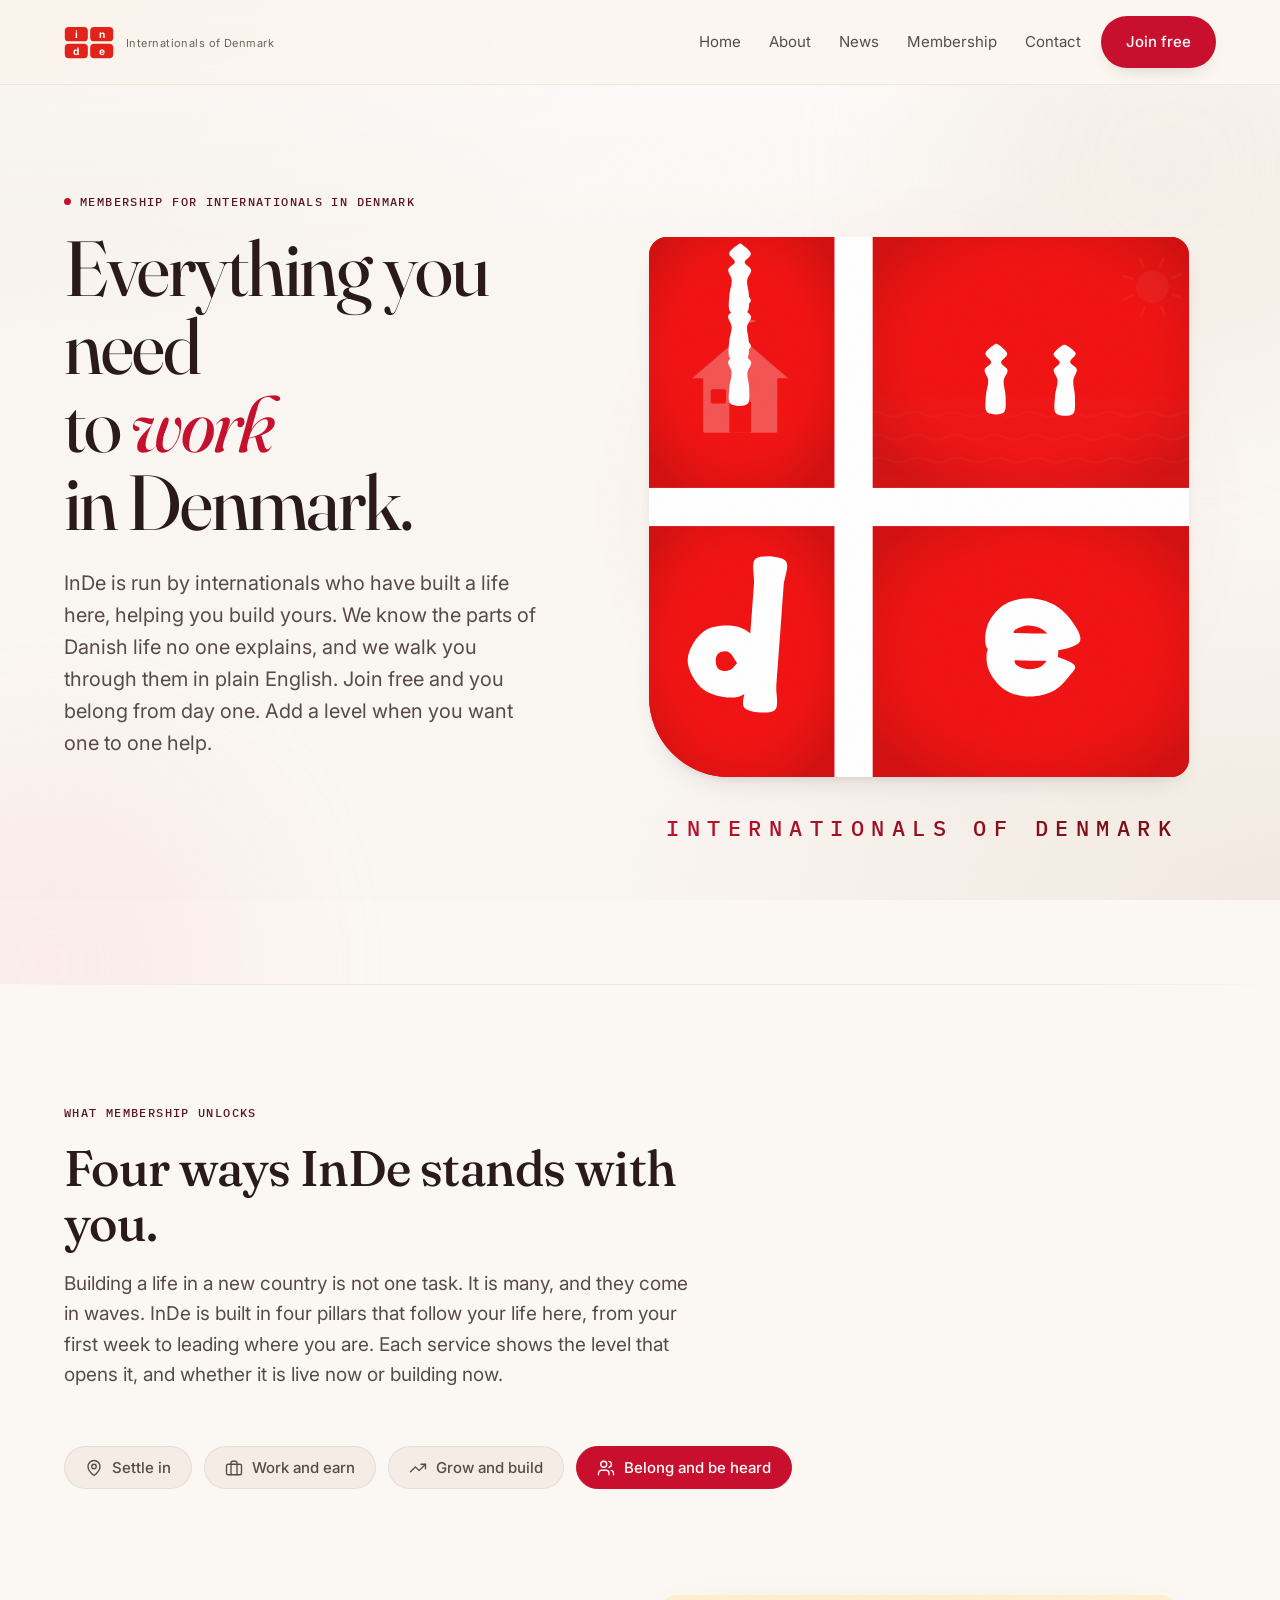
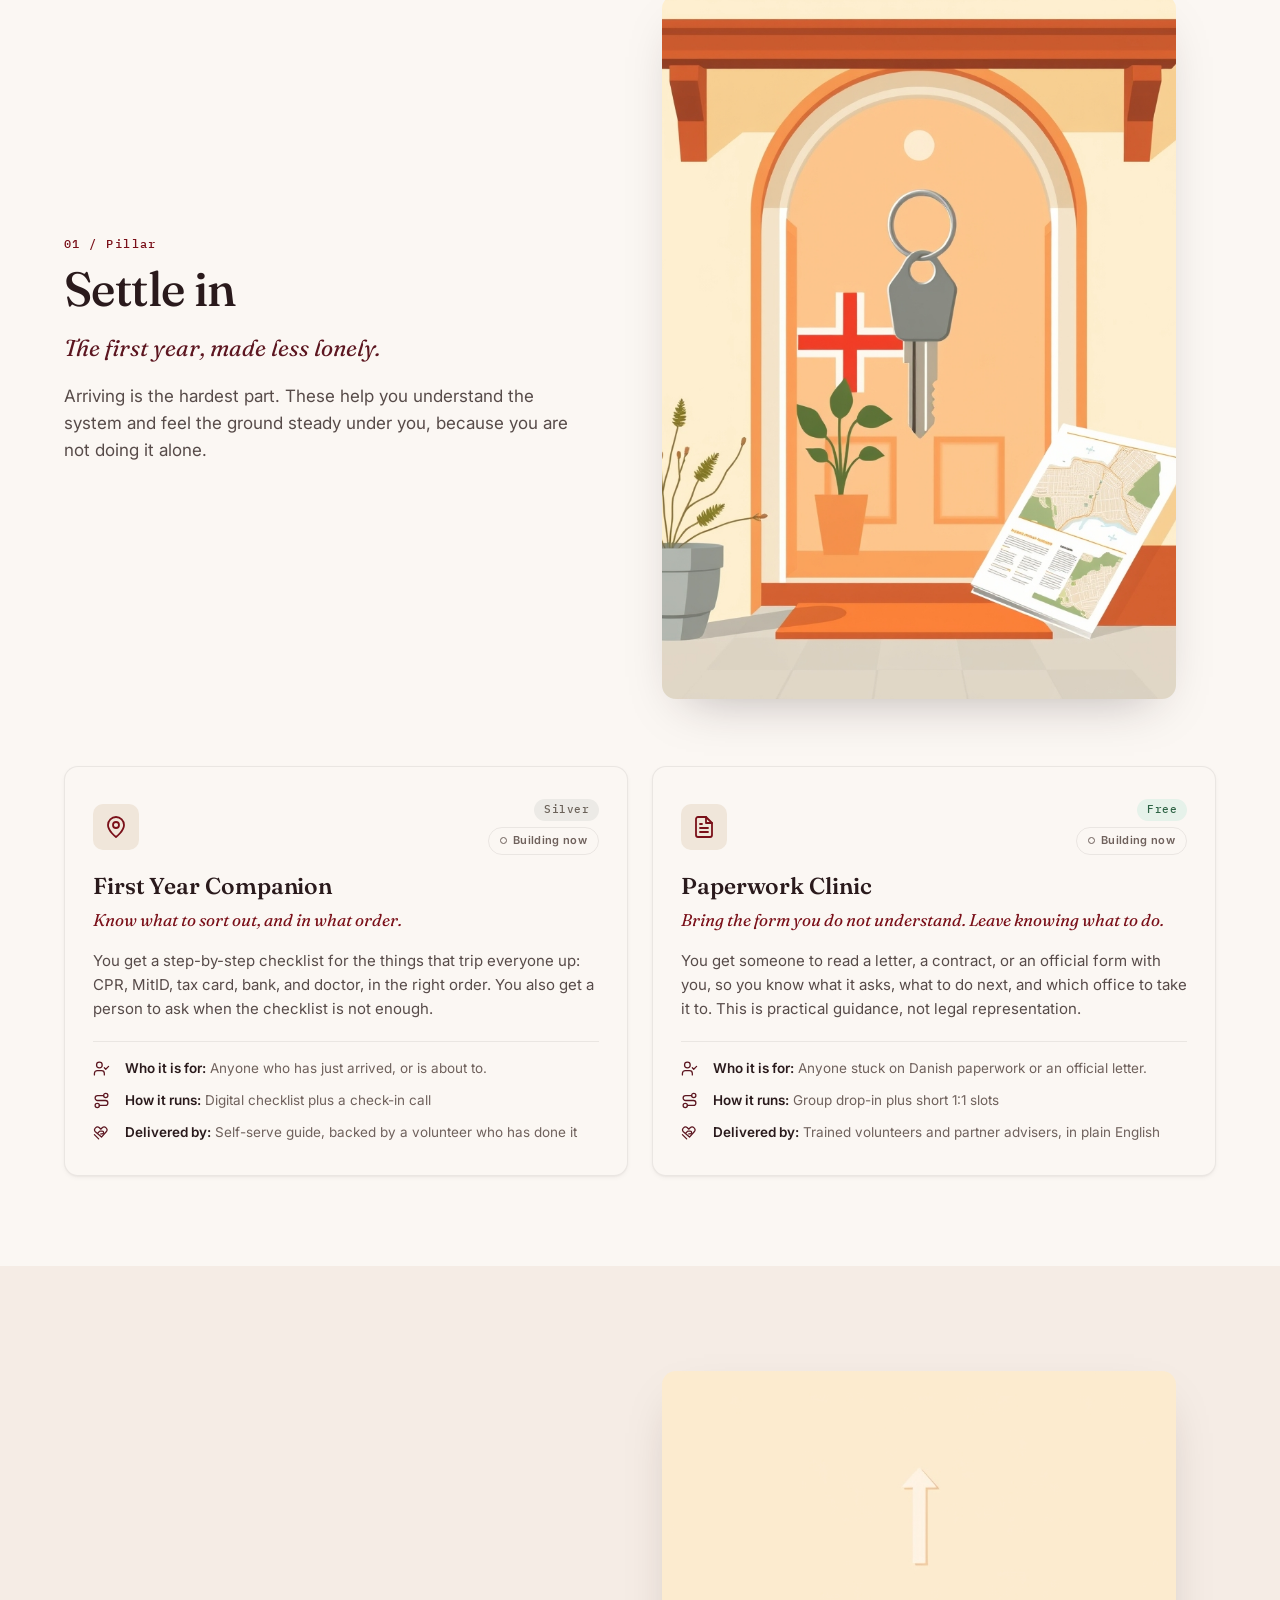
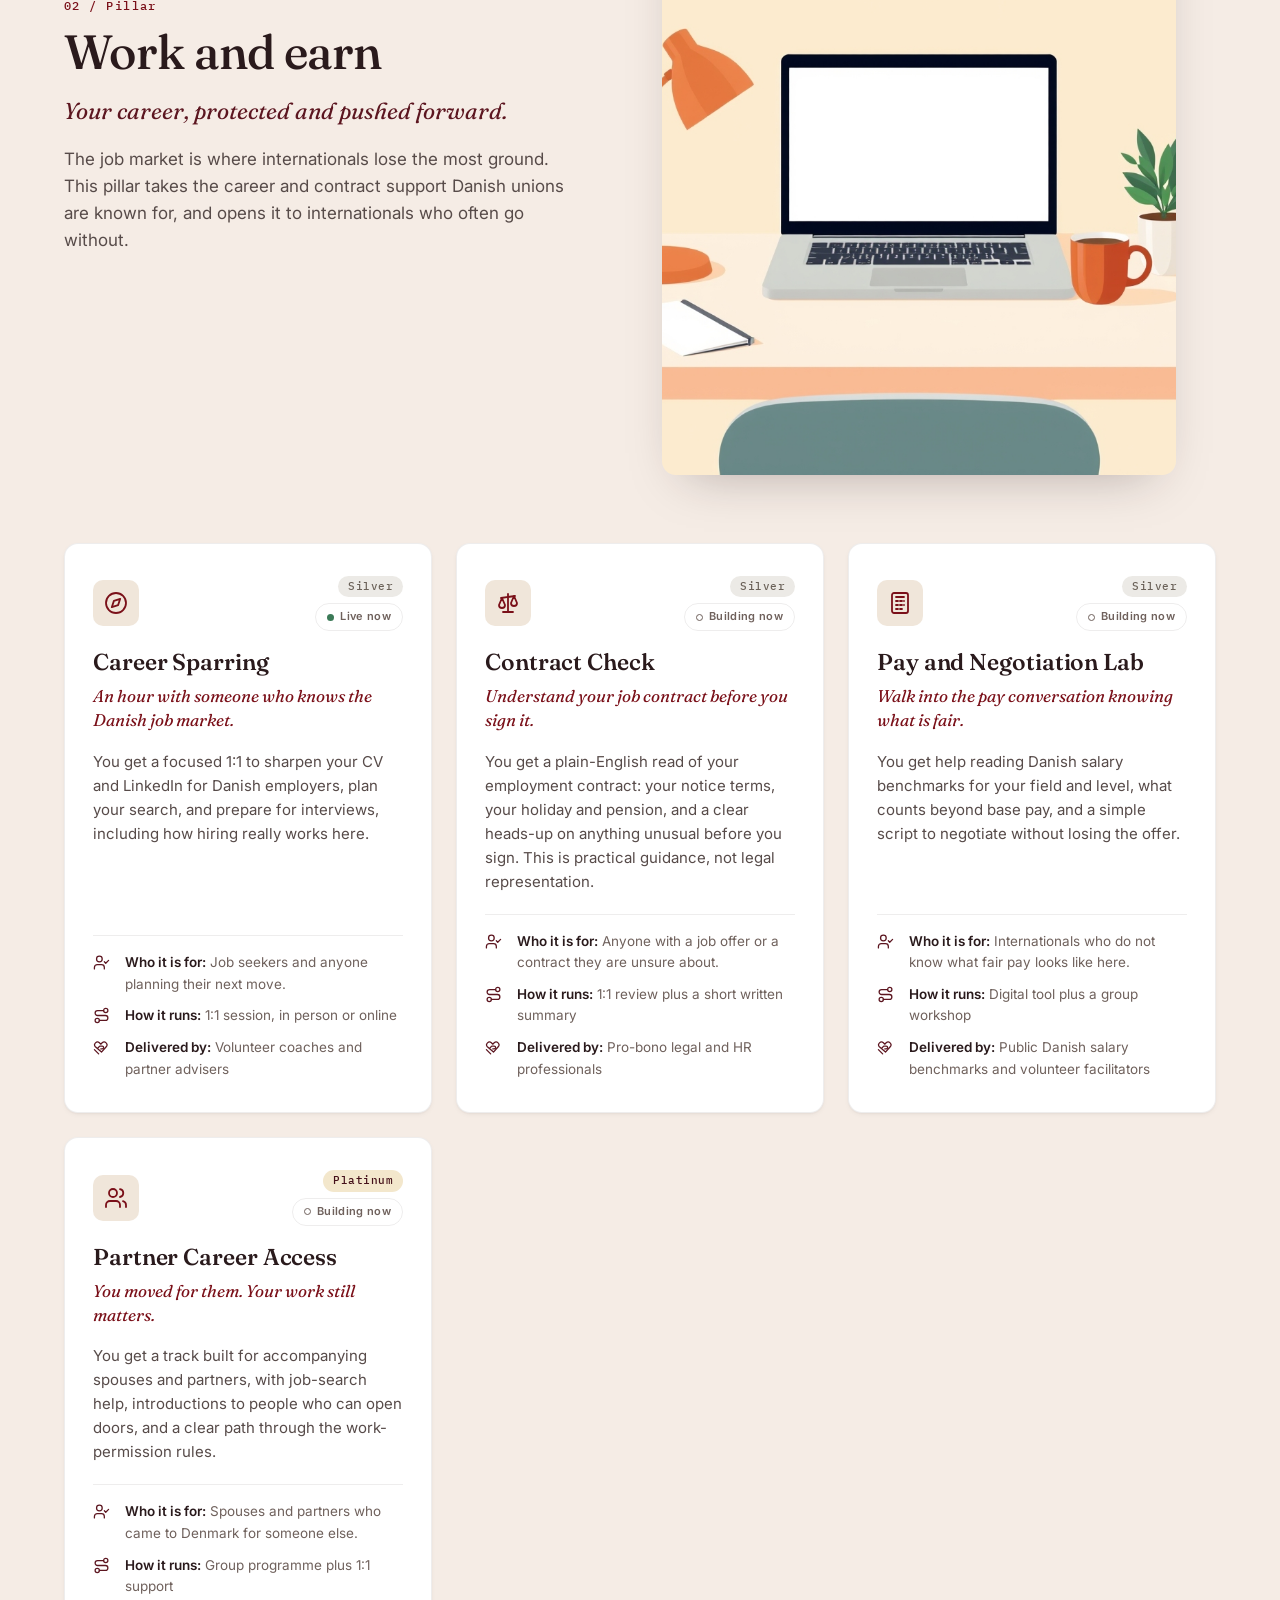
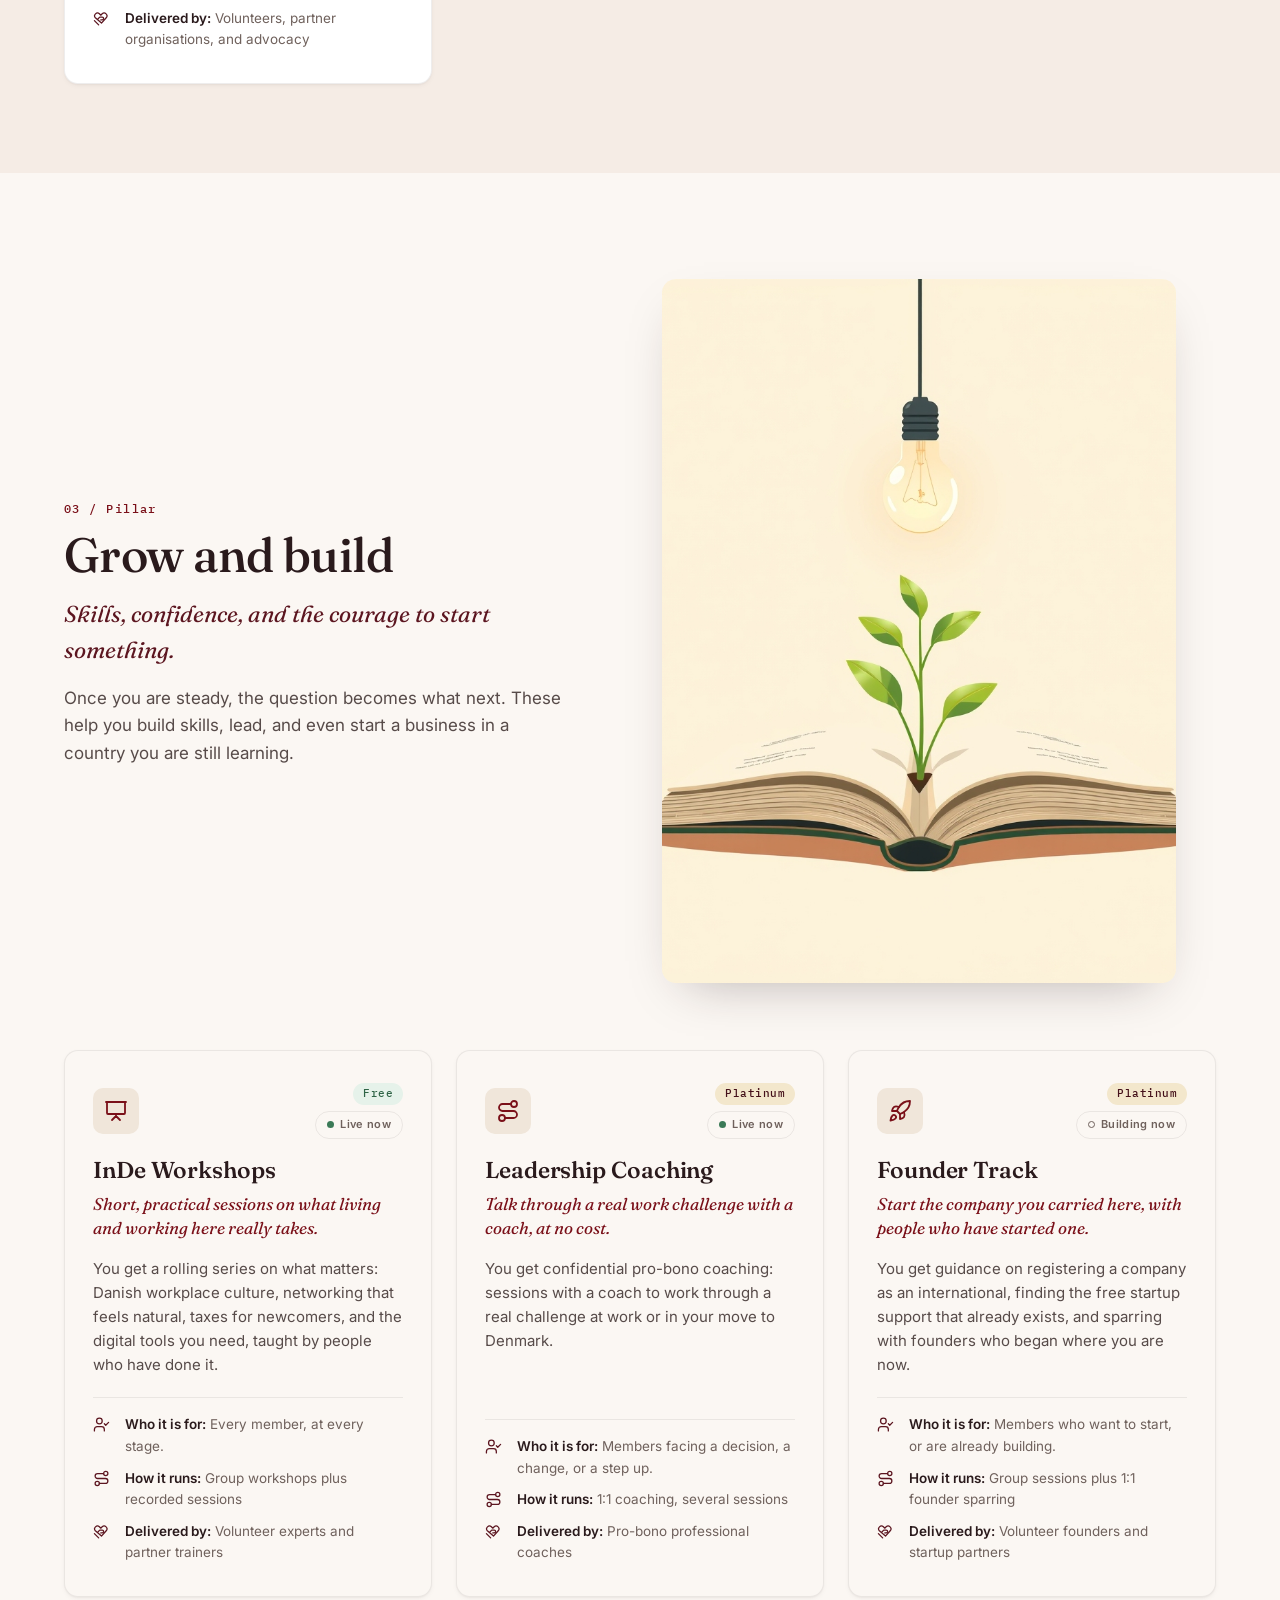
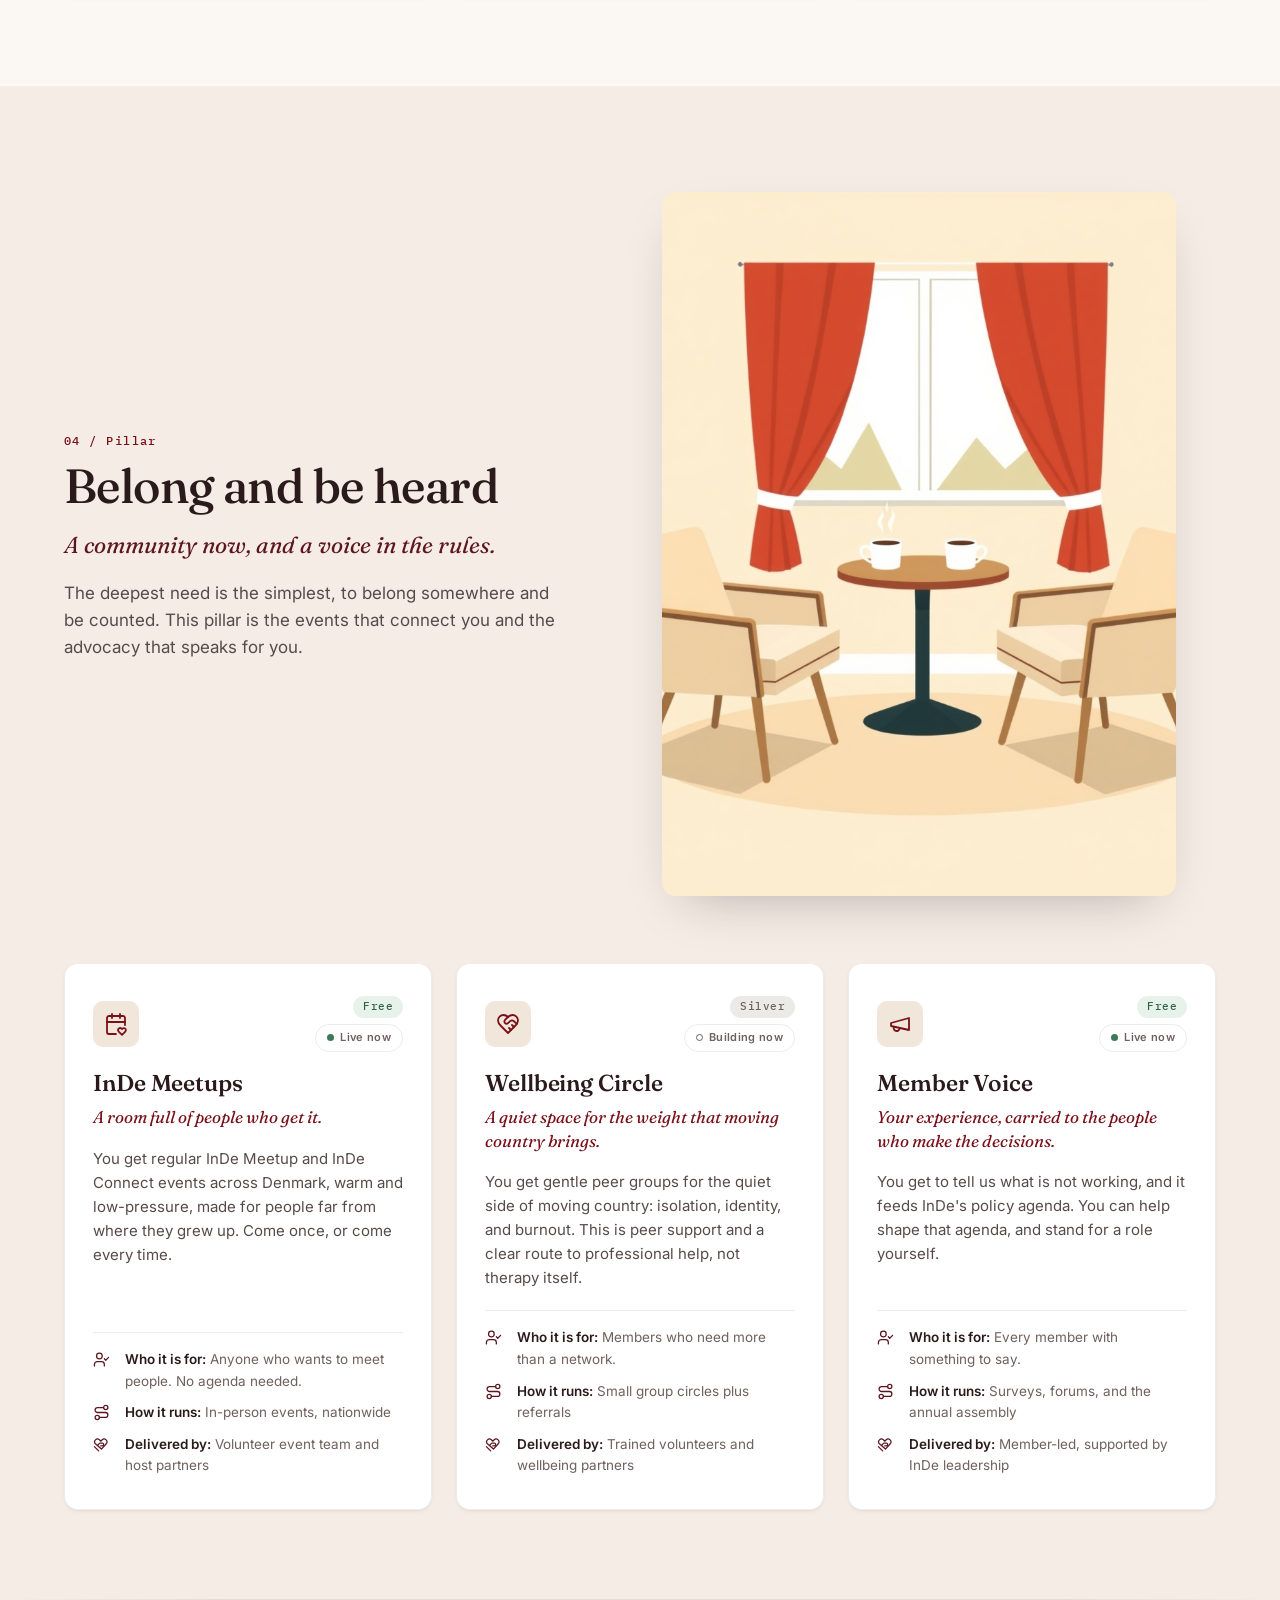
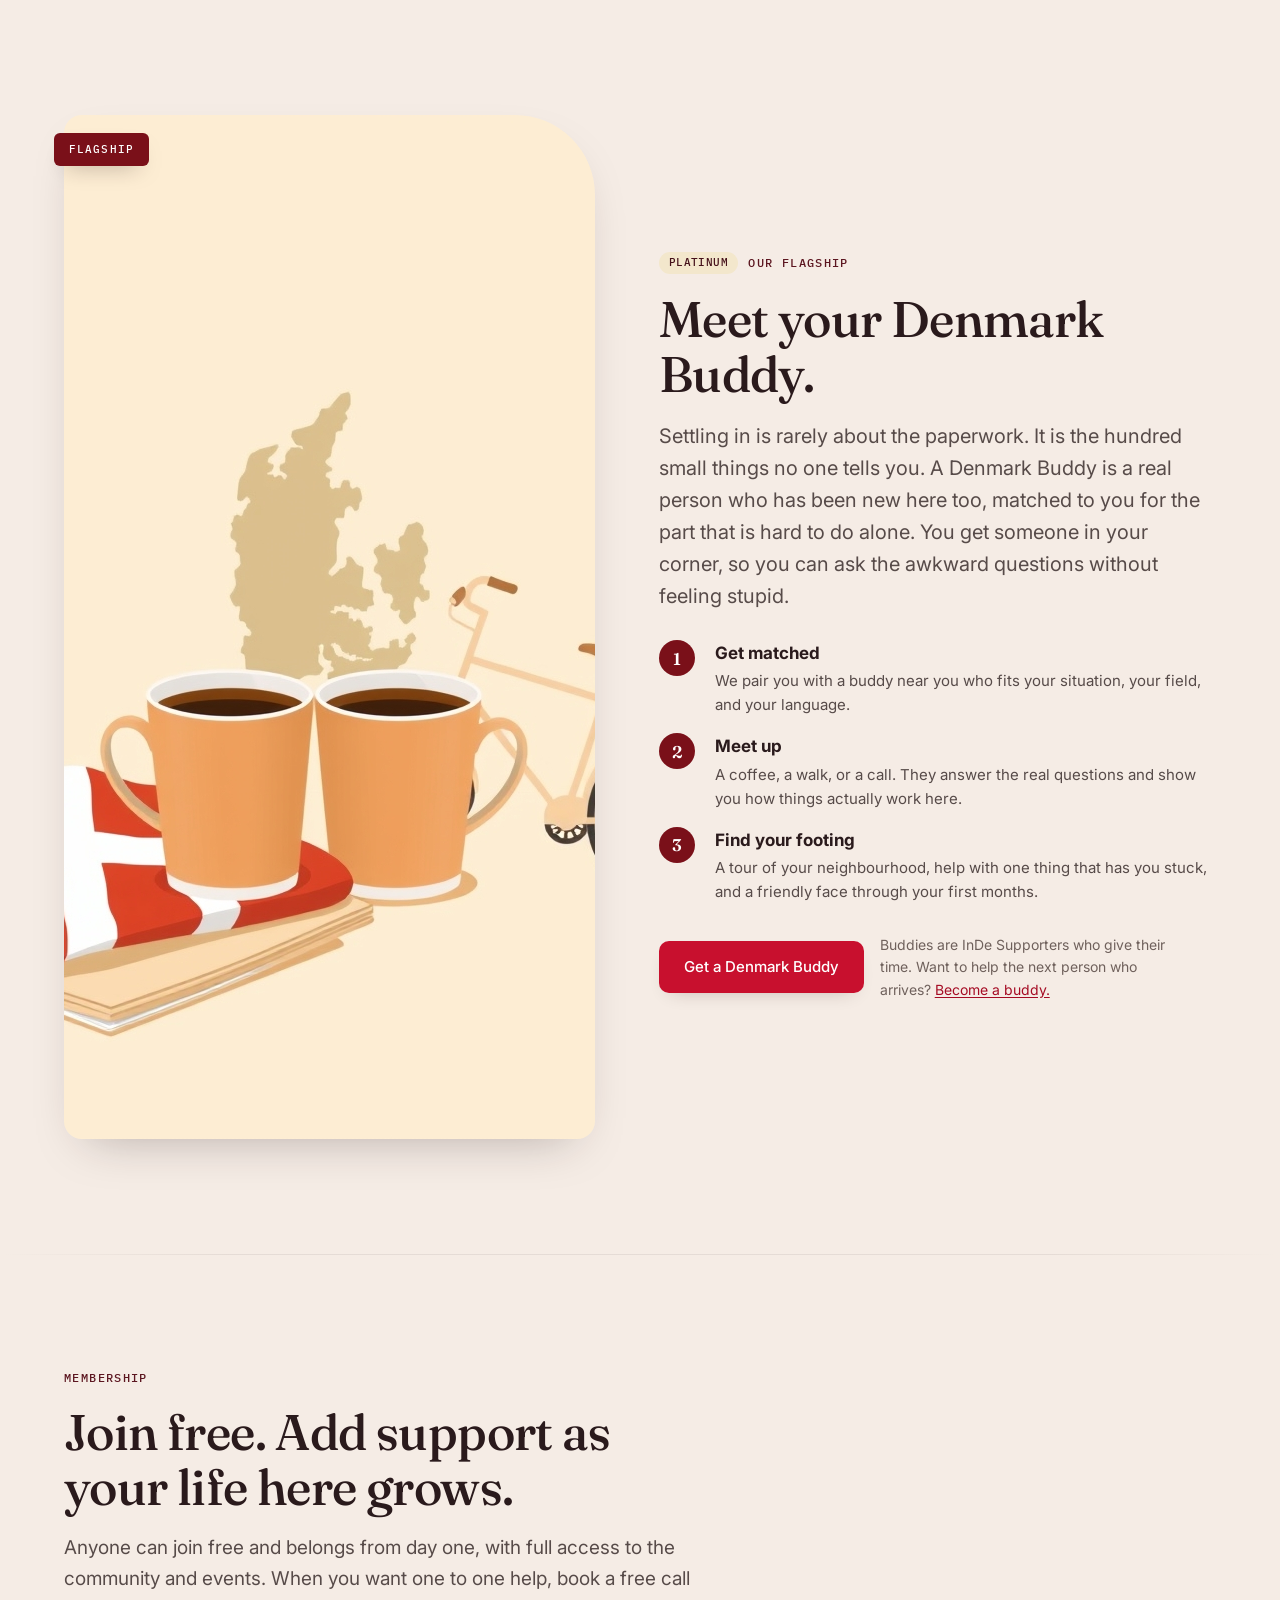
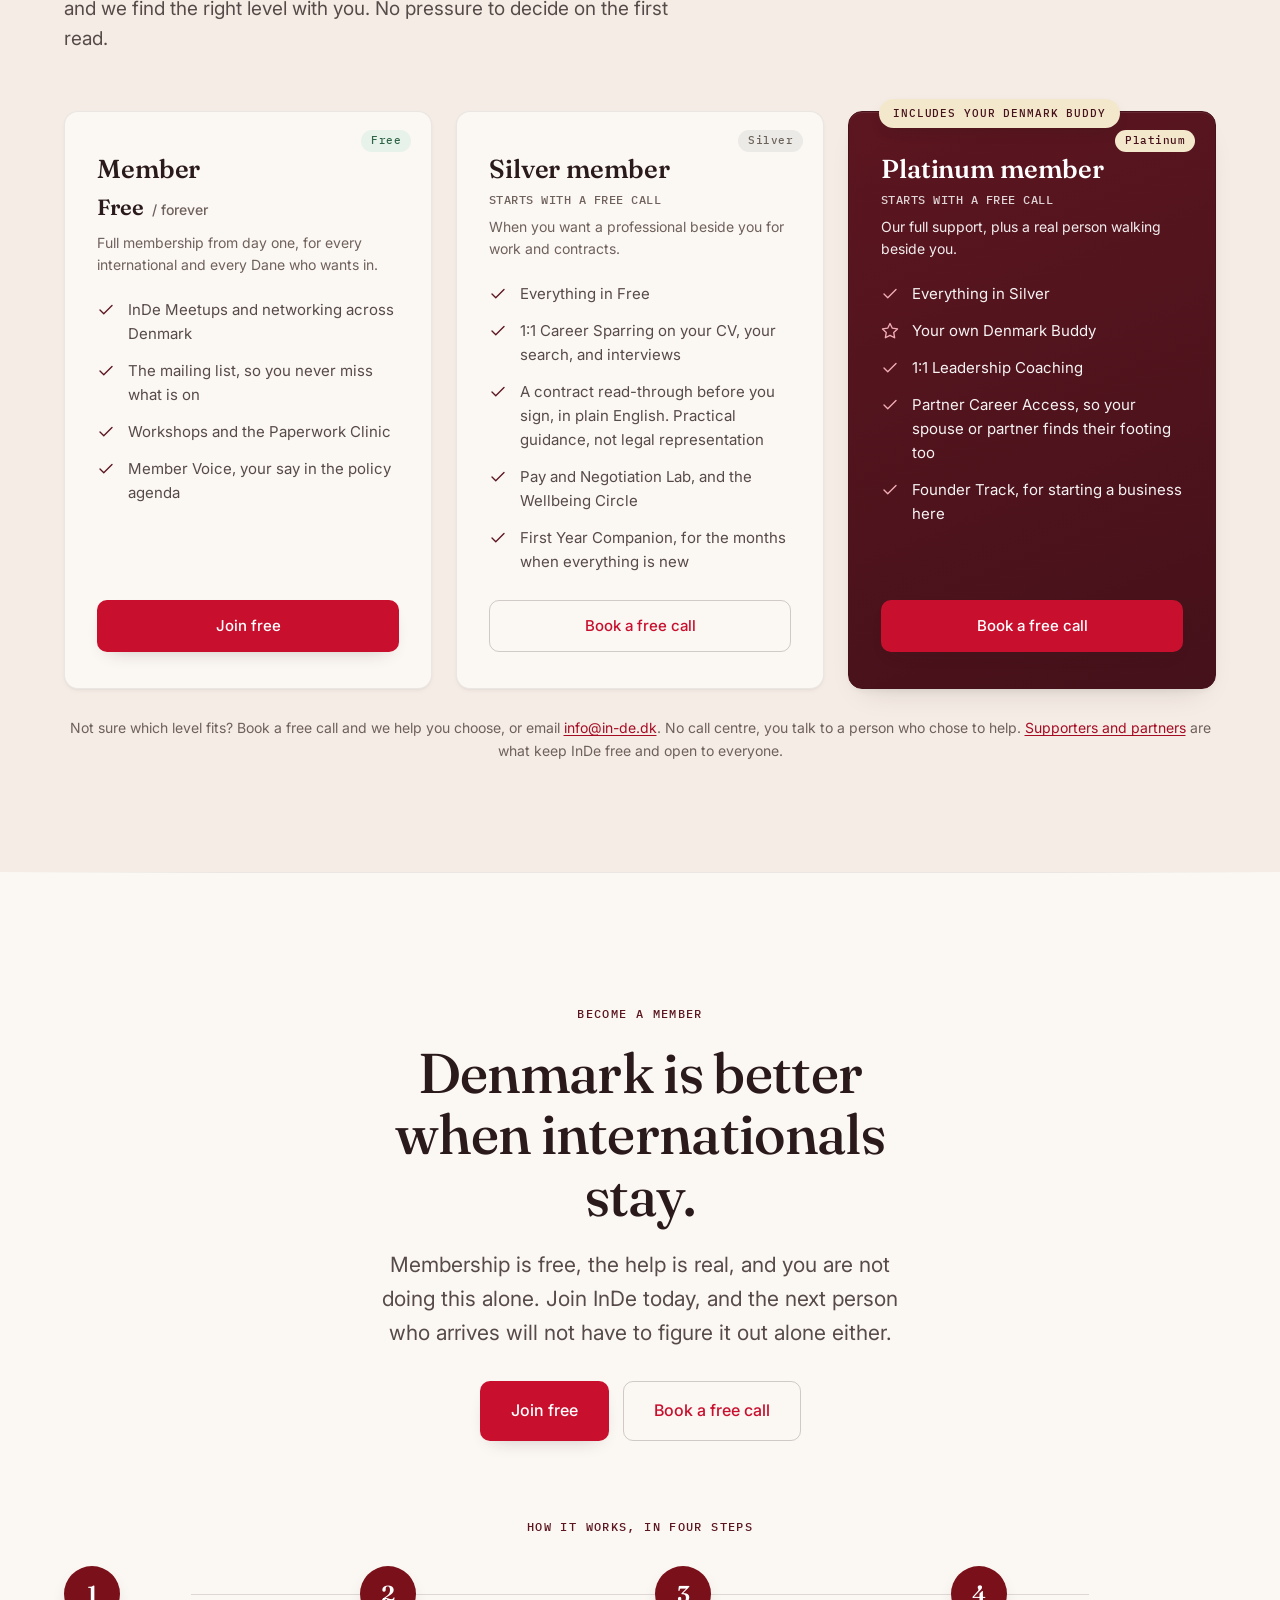
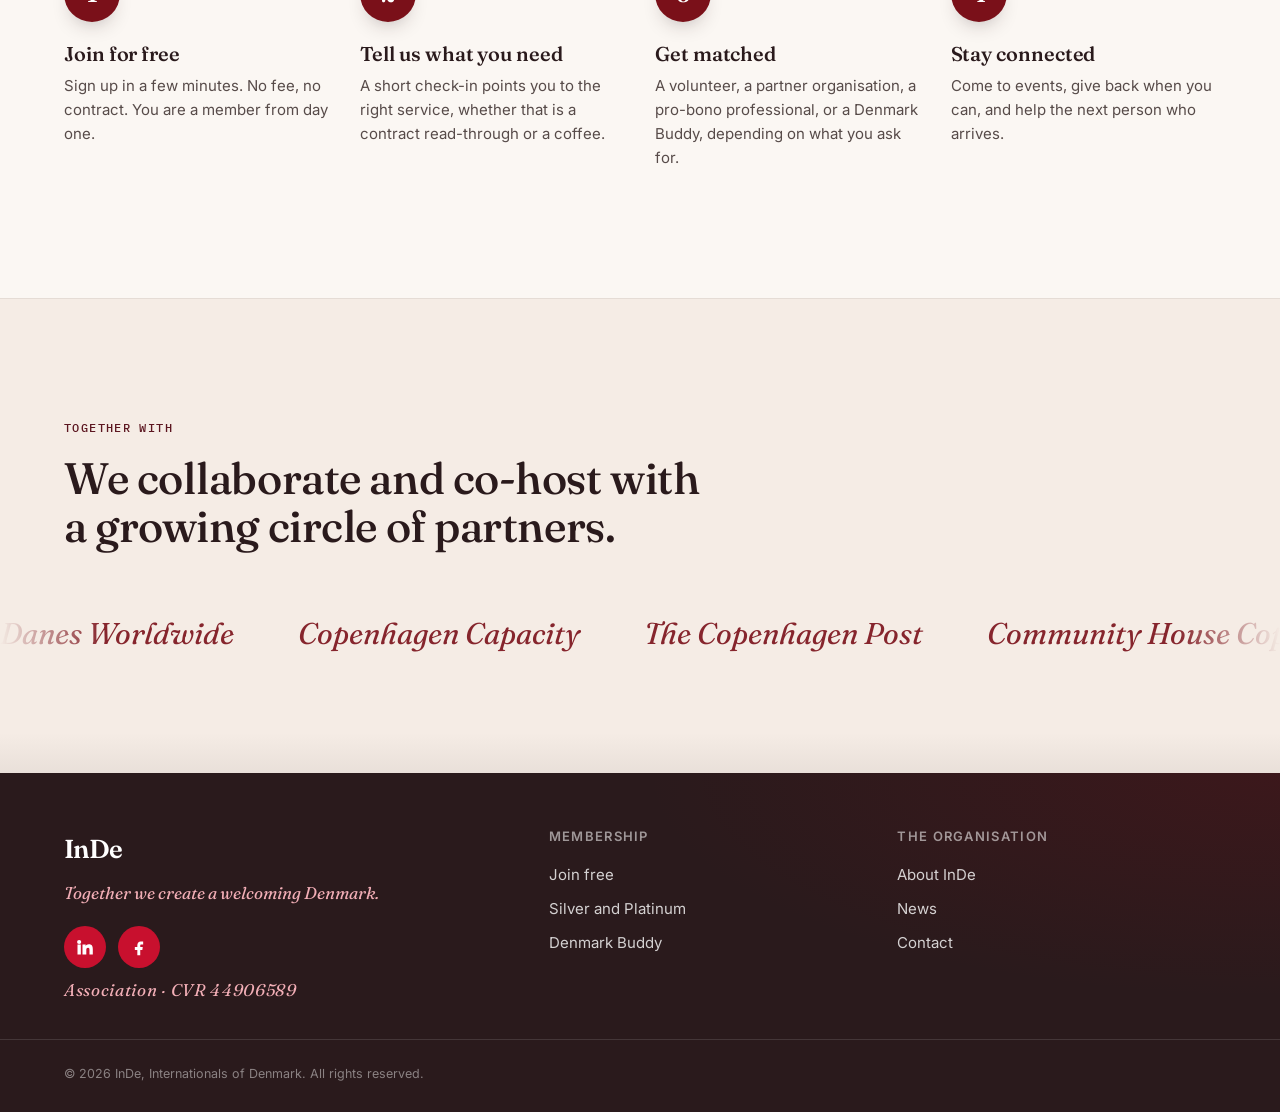
<file: index.html>
<!DOCTYPE html>
<html lang="en" dir="ltr">
<head>
<meta charset="UTF-8" />
<meta name="viewport" content="width=device-width, initial-scale=1.0" />
<title>Membership for internationals in Denmark | InDe</title>
<meta name="description" content="InDe membership. Join free for events, networking, and a voice. Add Silver or Platinum for coaching, contract checks, and your own Denmark Buddy. For internationals in Denmark, all year round." />
<meta name="theme-color" content="#C8102E" />
<link rel="icon" type="image/png" sizes="32x32" href="assets/brand/favicon-32x32.png" />
<link rel="icon" type="image/png" sizes="16x16" href="assets/brand/favicon-16x16.png" />
<link rel="apple-touch-icon" href="assets/brand/apple-touch-icon.png" />
<link rel="canonical" href="https://in-de.dk/membership/" />
<meta property="og:type" content="website" />
<meta property="og:site_name" content="InDe, Internationals of Denmark" />
<meta property="og:title" content="Membership for internationals in Denmark | InDe" />
<meta property="og:description" content="Join free for events, networking, and a voice. Add Silver or Platinum for coaching, contract checks, and your own Denmark Buddy." />
<meta property="og:url" content="https://in-de.dk/membership/" />
<meta property="og:image" content="https://in-de.dk/assets/brand/indelogo1000x1000.png" />
<meta property="og:image:width" content="1000" />
<meta property="og:image:height" content="1000" />
<meta property="og:image:alt" content="The InDe logo: four red tiles spelling inde." />
<meta property="og:locale" content="en_DK" />
<meta name="twitter:card" content="summary_large_image" />
<meta name="twitter:title" content="Membership for internationals in Denmark | InDe" />
<meta name="twitter:description" content="Join free. Add a level when you want deeper support. Run by volunteers and partners." />
<meta name="twitter:image" content="https://in-de.dk/assets/brand/indelogo1000x1000.png" />
<link rel="preconnect" href="https://fonts.googleapis.com" />
<link rel="preconnect" href="https://fonts.gstatic.com" crossorigin />
<link href="https://fonts.googleapis.com/css2?family=Fraunces:ital,opsz,wght@0,9..144,300..600;1,9..144,300..600&family=Inter:wght@400;500;600;700&family=IBM+Plex+Mono:wght@500&display=swap" rel="stylesheet" />
<link rel="stylesheet" href="css/style.css" />
<script src="https://cdnjs.cloudflare.com/ajax/libs/gsap/3.12.5/gsap.min.js" defer></script>
<script type="application/ld+json">
{
  "@context": "https://schema.org",
  "@type": "NGO",
  "name": "InDe, Internationals of Denmark",
  "alternateName": "InDe",
  "url": "https://in-de.dk/",
  "logo": "https://in-de.dk/assets/brand/indelogo1000x1000.png",
  "description": "A membership organisation for internationals in Denmark and the Danes who welcome them.",
  "foundingDate": "2024",
  "areaServed": "DK",
  "email": "info@in-de.dk",
  "sameAs": [
    "https://www.linkedin.com/company/inde-internationalsofdenmark",
    "https://www.facebook.com/indedenmark/"
  ],
  "identifier": { "@type": "PropertyValue", "propertyID": "CVR", "value": "44906589" }
}
</script>
<script type="application/ld+json">
{
  "@context": "https://schema.org",
  "@type": "BreadcrumbList",
  "itemListElement": [
    { "@type": "ListItem", "position": 1, "name": "Home", "item": "https://in-de.dk/" },
    { "@type": "ListItem", "position": 2, "name": "Membership", "item": "https://in-de.dk/membership/" }
  ]
}
</script>
</head>
<body>

<a class="skip-link" href="#main">Skip to content</a>
<div class="read-progress" id="readProgress" aria-hidden="true"></div>

<header class="site-nav" id="siteNav">
  <a class="brand" href="#top" aria-label="InDe, Internationals of Denmark">
    <span class="inde-logo" aria-hidden="true">
      <svg viewBox="0 0 64 42" width="50" height="33" role="img" aria-label="InDe">
        <g class="lt-group">
          <rect class="lt lt1" x="1"    y="1"    width="29.5" height="18.5" rx="5" fill="#E2231A"/>
          <rect class="lt lt2" x="33.5" y="1"    width="29.5" height="18.5" rx="5" fill="#E2231A"/>
          <rect class="lt lt3" x="1"    y="22.5" width="29.5" height="18.5" rx="5" fill="#E2231A"/>
          <rect class="lt lt4" x="33.5" y="22.5" width="29.5" height="18.5" rx="5" fill="#E2231A"/>
        </g>
        <g fill="#fff" font-family="Inter, Arial, sans-serif" font-weight="700" font-size="13" text-anchor="middle">
          <text x="15.75" y="15.2">i</text>
          <text x="48.25" y="15.2">n</text>
          <text x="15.75" y="36.7">d</text>
          <text x="48.25" y="36.7">e</text>
        </g>
      </svg>
    </span>
    <span class="brand-words">
      <span class="brand-sub">Internationals of Denmark</span>
    </span>
  </a>

  <nav class="nav-links" aria-label="Primary">
    <a href="https://in-de.dk/">Home</a>
    <a href="https://in-de.dk/about/">About</a>
    <a href="https://in-de.dk/news/">News</a>
    <a href="#top" aria-current="page">Membership</a>
    <a href="https://in-de.dk/contact/">Contact</a>
  </nav>

  <div class="nav-actions">
    <a class="btn btn-solid" href="#tiers">Join free</a>
  </div>

  <button class="nav-toggle" id="navToggle" aria-label="Open menu" aria-expanded="false">
    <span></span><span></span><span></span>
  </button>
</header>

<main id="main">

<!-- HERO -->
<section class="hero" id="top">
  <div class="hero-bg" aria-hidden="true">
    <span class="orb orb-1"></span>
    <span class="orb orb-2"></span>
  </div>
  <div class="wrap hero-grid">
    <div class="hero-copy">
      <p class="eyebrow reveal"><span class="dot" aria-hidden="true"></span> Membership for internationals in Denmark</p>
      <h1 class="reveal">
        <span class="line">Everything you need</span>
        <span class="line">to <span class="rotator" id="rotator" aria-hidden="true">settle</span><span class="sr-only">settle, work, grow and belong</span></span>
        <span class="line">in Denmark.</span>
      </h1>
      <p class="hero-lede reveal">
        InDe is run by internationals who have built a life here, helping you build yours. We know the parts of Danish life no one explains, and we walk you through them in plain English. Join free and you belong from day one. Add a level when you want one to one help.
      </p>
      <div class="hero-cta reveal">
        <a class="btn btn-solid btn-lg" href="#tiers">Join free</a>
        <a class="btn btn-ghost btn-lg" href="#buddy">Meet your Denmark Buddy</a>
      </div>
    </div>

    <figure class="hero-art reveal">
      <div class="flag-embed">
        <span class="flag-glow" id="inde-glow" aria-hidden="true"></span>
        <div class="flag-frame">
          <svg id="inde-svg" viewBox="0 0 1000 1000" width="100%" height="100%" role="img" aria-labelledby="inde-svg-title inde-svg-desc" xmlns="http://www.w3.org/2000/svg">
            <title id="inde-svg-title">The InDe living flag</title>
            <desc id="inde-svg-desc">A Danish flag whose four white letters i, n, d and e turn into people who socialise, swim, study and celebrate, then form the letters again.</desc>
            <defs>
              <clipPath id="inde-round"><rect x="0" y="0" width="1000" height="1000"></rect></clipPath>
              <clipPath id="clip-i"><rect x="0" y="0" width="345" height="465"></rect></clipPath>
              <clipPath id="clip-n"><rect x="415" y="0" width="585" height="465"></rect></clipPath>
              <clipPath id="clip-d"><rect x="0" y="535" width="345" height="465"></rect></clipPath>
              <clipPath id="clip-e"><rect x="415" y="535" width="585" height="465"></rect></clipPath>
              <radialGradient id="inde-vig" cx="50%" cy="48%" r="62%">
                <stop offset="0%" stop-color="#8B0A0A" stop-opacity="0"></stop>
                <stop offset="60%" stop-color="#8B0A0A" stop-opacity="0"></stop>
                <stop offset="100%" stop-color="#5a0707" stop-opacity="0.20"></stop>
              </radialGradient>
            </defs>
            <g clip-path="url(#inde-round)">
              <g id="inde-logo">
                <rect x="0" y="0" width="1000" height="1000" fill="#F11414"></rect>
                <rect x="0" y="0" width="345" height="465" fill="url(#inde-vig)"></rect>
                <rect x="415" y="0" width="585" height="465" fill="url(#inde-vig)"></rect>
                <rect x="0" y="535" width="345" height="465" fill="url(#inde-vig)"></rect>
                <rect x="415" y="535" width="585" height="465" fill="url(#inde-vig)"></rect>
                <g id="inde-Q-i" clip-path="url(#clip-i)"></g>
                <g id="inde-Q-n" clip-path="url(#clip-n)"></g>
                <g id="inde-Q-d" clip-path="url(#clip-d)"></g>
                <g id="inde-Q-e" clip-path="url(#clip-e)"></g>
                <g id="inde-cross">
                  <rect x="345" y="0" width="70" height="1000" fill="#FFFFFF"></rect>
                  <rect x="0" y="465" width="1000" height="70" fill="#FFFFFF"></rect>
                </g>
              </g>
              <rect id="inde-hit-i" x="0" y="0" width="345" height="465" fill="transparent"></rect>
              <rect id="inde-hit-n" x="415" y="0" width="585" height="465" fill="transparent"></rect>
              <rect id="inde-hit-d" x="0" y="535" width="345" height="465" fill="transparent"></rect>
              <rect id="inde-hit-e" x="415" y="535" width="585" height="465" fill="transparent"></rect>
            </g>
          </svg>
        </div>
      </div>
      <figcaption class="flag-tagline">Internationals of Denmark</figcaption>
    </figure>
  </div>
</section>

<!-- WHAT MEMBERSHIP UNLOCKS (pillars) -->
<section class="promise" id="services">
  <div class="wrap">
    <header class="sec-head reveal">
      <p class="kicker">What membership unlocks</p>
      <h2>Four ways InDe stands with you.</h2>
      <p class="sec-lede">
        Building a life in a new country is not one task. It is many, and they come in waves. InDe is built in four pillars that follow your life here, from your first week to leading where you are. Each service shows the level that opens it, and whether it is live now or building now.
      </p>
    </header>

    <nav class="pillar-nav reveal" aria-label="Jump to a service pillar">
      <button class="pill" data-pillar="settle" aria-current="true"><i data-i="map-pin"></i> Settle in</button>
      <button class="pill" data-pillar="work" aria-current="false"><i data-i="briefcase"></i> Work and earn</button>
      <button class="pill" data-pillar="grow" aria-current="false"><i data-i="trending-up"></i> Grow and build</button>
      <button class="pill" data-pillar="belong" aria-current="false"><i data-i="users"></i> Belong and be heard</button>
    </nav>
  </div>
</section>

<div id="pillarSections"></div>

<!-- FLAGSHIP: DENMARK BUDDY -->
<section class="buddy" id="buddy">
  <div class="wrap buddy-grid">
    <figure class="buddy-art reveal">
      <img src="assets/img/buddy.jpg" alt="A welcoming hand offering a map of Denmark, beside a bicycle, a coffee, and a lantern." width="1024" height="1024" loading="lazy" decoding="async" />
      <span class="buddy-badge">Flagship</span>
    </figure>
    <div class="buddy-copy reveal">
      <p class="kicker"><span class="lvl-chip lvl-platinum">Platinum</span> Our flagship</p>
      <h2>Meet your Denmark Buddy.</h2>
      <p class="buddy-lede">Settling in is rarely about the paperwork. It is the hundred small things no one tells you. A Denmark Buddy is a real person who has been new here too, matched to you for the part that is hard to do alone. You get someone in your corner, so you can ask the awkward questions without feeling stupid.</p>
      <ol class="buddy-steps">
        <li><span class="bn">1</span><div><b>Get matched</b><p>We pair you with a buddy near you who fits your situation, your field, and your language.</p></div></li>
        <li><span class="bn">2</span><div><b>Meet up</b><p>A coffee, a walk, or a call. They answer the real questions and show you how things actually work here.</p></div></li>
        <li><span class="bn">3</span><div><b>Find your footing</b><p>A tour of your neighbourhood, help with one thing that has you stuck, and a friendly face through your first months.</p></div></li>
      </ol>
      <div class="buddy-cta">
        <a class="btn btn-solid" href="#tiers">Get a Denmark Buddy</a>
        <span class="buddy-fine">Buddies are InDe Supporters who give their time. Want to help the next person who arrives? <a href="https://in-de.dk/contact/">Become a buddy.</a></span>
      </div>
    </div>
  </div>
</section>

<!-- MEMBERSHIP TIERS -->
<section class="tiers" id="tiers">
  <div class="wrap">
    <header class="sec-head reveal">
      <p class="kicker">Membership</p>
      <h2>Join free. Add support as your life here grows.</h2>
      <p class="sec-lede">Anyone can join free and belongs from day one, with full access to the community and events. When you want one to one help, book a free call and we find the right level with you. No pressure to decide on the first read.</p>
    </header>

    <div class="tier-grid">
      <article class="tier reveal">
        <span class="tier-lvl lvl-free">Free</span>
        <h3>Member</h3>
        <p class="tier-price">Free <span>/ forever</span></p>
        <p class="tier-note">Full membership from day one, for every international and every Dane who wants in.</p>
        <ul class="tier-list">
          <li><i data-i="check"></i> InDe Meetups and networking across Denmark</li>
          <li><i data-i="check"></i> The mailing list, so you never miss what is on</li>
          <li><i data-i="check"></i> Workshops and the Paperwork Clinic</li>
          <li><i data-i="check"></i> Member Voice, your say in the policy agenda</li>
        </ul>
        <a class="btn btn-solid btn-block" href="https://in-de.dk/contact/">Join free</a>
      </article>

      <article class="tier reveal">
        <span class="tier-lvl lvl-silver">Silver</span>
        <h3>Silver member</h3>
        <p class="tier-price tier-talk">Starts with a free call</p>
        <p class="tier-note">When you want a professional beside you for work and contracts.</p>
        <ul class="tier-list">
          <li><i data-i="check"></i> Everything in Free</li>
          <li><i data-i="check"></i> 1:1 Career Sparring on your CV, your search, and interviews</li>
          <li><i data-i="check"></i> A contract read-through before you sign, in plain English. Practical guidance, not legal representation</li>
          <li><i data-i="check"></i> Pay and Negotiation Lab, and the Wellbeing Circle</li>
          <li><i data-i="check"></i> First Year Companion, for the months when everything is new</li>
        </ul>
        <a class="btn btn-ghost btn-block" href="https://in-de.dk/contact/">Book a free call</a>
      </article>

      <article class="tier tier-feature reveal">
        <span class="tier-flag">Includes your Denmark Buddy</span>
        <span class="tier-lvl lvl-platinum">Platinum</span>
        <h3>Platinum member</h3>
        <p class="tier-price tier-talk">Starts with a free call</p>
        <p class="tier-note">Our full support, plus a real person walking beside you.</p>
        <ul class="tier-list">
          <li><i data-i="check"></i> Everything in Silver</li>
          <li><i data-i="star"></i> Your own Denmark Buddy</li>
          <li><i data-i="check"></i> 1:1 Leadership Coaching</li>
          <li><i data-i="check"></i> Partner Career Access, so your spouse or partner finds their footing too</li>
          <li><i data-i="check"></i> Founder Track, for starting a business here</li>
        </ul>
        <a class="btn btn-solid btn-block" href="https://in-de.dk/contact/">Book a free call</a>
      </article>
    </div>
    <p class="tier-foot">Not sure which level fits? Book a free call and we help you choose, or email <a href="mailto:info@in-de.dk">info@in-de.dk</a>. No call centre, you talk to a person who chose to help. <a href="https://in-de.dk/contact/">Supporters and partners</a> are what keep InDe free and open to everyone.</p>
  </div>
</section>

<!-- FINISH: the closing call, fused with how it works -->
<section class="finish" id="join">
  <div class="wrap">
    <header class="finish-head reveal">
      <p class="kicker">Become a member</p>
      <h2>Denmark is better when internationals stay.</h2>
      <p class="finish-lede">Membership is free, the help is real, and you are not doing this alone. Join InDe today, and the next person who arrives will not have to figure it out alone either.</p>
      <div class="finish-cta">
        <a class="btn btn-solid btn-lg" href="https://in-de.dk/contact/">Join free</a>
        <a class="btn btn-ghost btn-lg" href="https://in-de.dk/contact/">Book a free call</a>
      </div>
    </header>
    <p class="finish-steps-label reveal">How it works, in four steps</p>
    <ol class="journey">
      <li class="journey-step reveal"><span class="js-num">1</span><h3>Join for free</h3><p>Sign up in a few minutes. No fee, no contract. You are a member from day one.</p></li>
      <li class="journey-step reveal"><span class="js-num">2</span><h3>Tell us what you need</h3><p>A short check-in points you to the right service, whether that is a contract read-through or a coffee.</p></li>
      <li class="journey-step reveal"><span class="js-num">3</span><h3>Get matched</h3><p>A volunteer, a partner organisation, a pro-bono professional, or a Denmark Buddy, depending on what you ask for.</p></li>
      <li class="journey-step reveal"><span class="js-num">4</span><h3>Stay connected</h3><p>Come to events, give back when you can, and help the next person who arrives.</p></li>
    </ol>
  </div>
</section>

<!-- PARTNERS (the finale) -->
<section class="partners" aria-label="Who we work with">
  <div class="wrap">
    <p class="kicker">Together with</p>
    <h2 class="partners-h">We collaborate and co-host with a growing circle of partners.</h2>
  </div>
  <div class="partners-rows" aria-hidden="true">
    <div class="marquee"><div class="marquee-track">
      <span>Danes Worldwide</span><span>Copenhagen Capacity</span><span>The Copenhagen Post</span><span>Community House Copenhagen</span><span>AMIS</span><span>Alida</span><span>International House Odense</span><span>Roskilde Bibliotekerne</span><span>Dansk Industri</span><span>Professional Women of Color</span><span>BPOC</span>
      <span>Danes Worldwide</span><span>Copenhagen Capacity</span><span>The Copenhagen Post</span><span>Community House Copenhagen</span><span>AMIS</span><span>Alida</span><span>International House Odense</span><span>Roskilde Bibliotekerne</span><span>Dansk Industri</span><span>Professional Women of Color</span><span>BPOC</span>
    </div></div>
  </div>
  <p class="sr-only">We collaborate and co-host with Danes Worldwide, Copenhagen Capacity, The Copenhagen Post, Community House Copenhagen, AMIS, Alida, International House Odense, Roskilde Bibliotekerne, Dansk Industri, Professional Women of Color, and BPOC.</p>
</section>

</main>

<footer class="site-foot">
  <div class="wrap foot-grid">
    <div class="foot-brand">
      <span class="brand-name">InDe</span>
      <p>Together we create a welcoming Denmark.</p>
      <div class="foot-social" aria-label="InDe on social media">
        <a class="soc soc-li" href="https://www.linkedin.com/company/inde-internationalsofdenmark" target="_blank" rel="noopener" aria-label="InDe on LinkedIn">
          <svg viewBox="0 0 24 24" width="20" height="20" fill="currentColor" aria-hidden="true"><path d="M4.98 3.5a2.5 2.5 0 1 1 0 5 2.5 2.5 0 0 1 0-5ZM3 9h4v12H3V9Zm6 0h3.8v1.7h.05c.53-1 1.83-2.05 3.76-2.05 4.02 0 4.76 2.65 4.76 6.1V21h-4v-5.3c0-1.26-.02-2.9-1.76-2.9-1.77 0-2.04 1.38-2.04 2.8V21H9V9Z"/></svg>
        </a>
        <a class="soc soc-fb" href="https://www.facebook.com/indedenmark/" target="_blank" rel="noopener" aria-label="InDe on Facebook">
          <svg viewBox="0 0 24 24" width="20" height="20" fill="currentColor" aria-hidden="true"><path d="M14 9h3V5.5h-3c-2.3 0-4 1.9-4 4.2V12H7v3.5h3V22h3.5v-6.5H16L16.5 12H13.5v-1.8c0-.7.5-1.2 1.2-1.2Z"/></svg>
        </a>
      </div>
      <p class="foot-cvr">Association · CVR 44906589</p>
    </div>
    <nav class="foot-cols" aria-label="Footer">
      <div>
        <h2 class="foot-h">Membership</h2>
        <a href="#tiers">Join free</a>
        <a href="#tiers">Silver and Platinum</a>
        <a href="#buddy">Denmark Buddy</a>
      </div>
      <div>
        <h2 class="foot-h">The organisation</h2>
        <a href="https://in-de.dk/about/">About InDe</a>
        <a href="https://in-de.dk/news/">News</a>
        <a href="https://in-de.dk/contact/">Contact</a>
      </div>
    </nav>
  </div>
  <div class="wrap foot-fine">
    <p>© 2026 InDe, Internationals of Denmark. All rights reserved.</p>
  </div>
</footer>

<button class="to-top" id="toTop" type="button" aria-label="Back to top">
  <svg viewBox="0 0 24 24" width="22" height="22" fill="none" stroke="currentColor" stroke-width="2" stroke-linecap="round" stroke-linejoin="round" aria-hidden="true"><path d="M12 19V5M5 12l7-7 7 7"/></svg>
</button>

<script src="js/data.js"></script>
<script src="js/app.js"></script>
<script>window.INDE_FLAG_OPTS = { autoplay: true, showGrain: false };</script>
<script src="js/living-flag.js" defer></script>
</body>
</html>
</file>
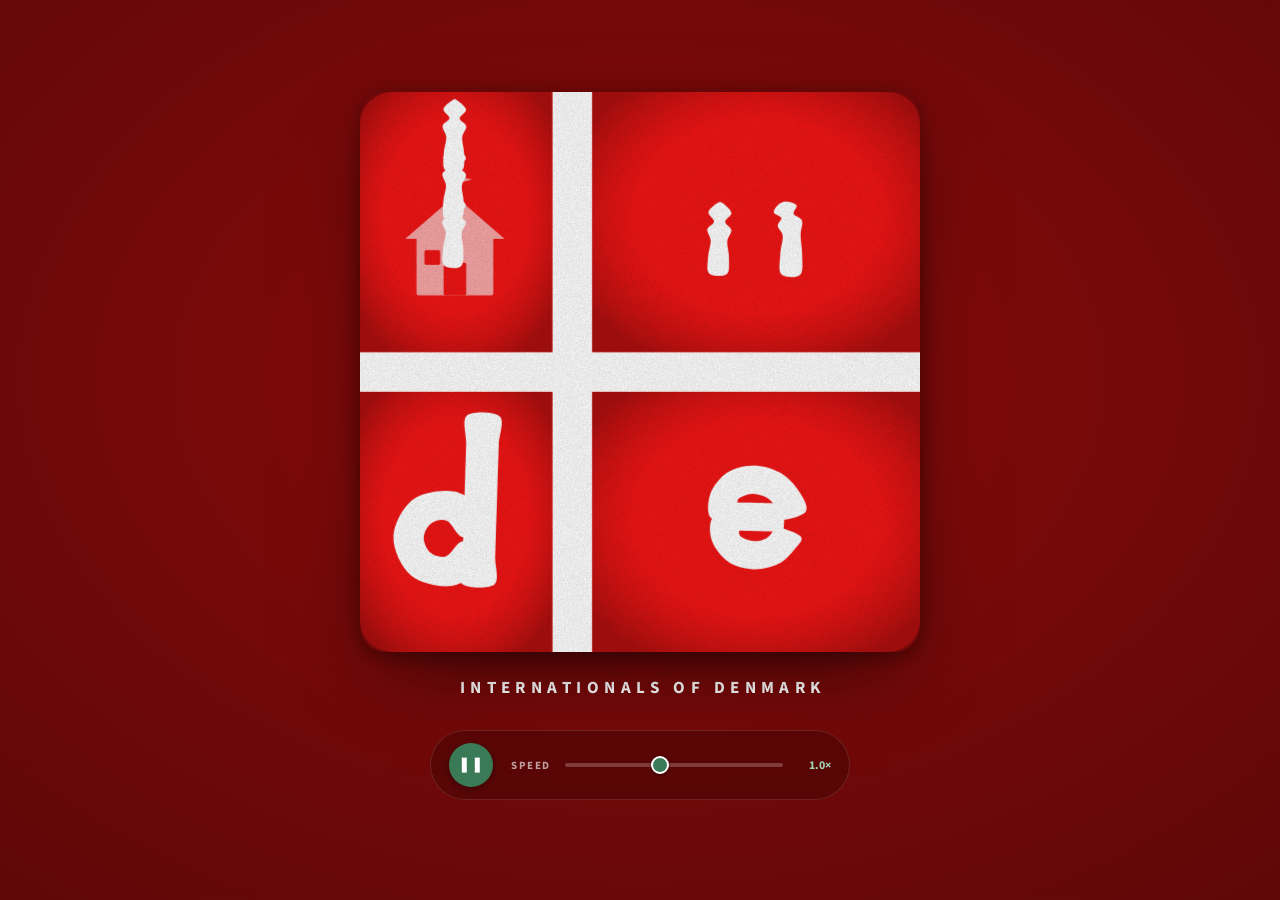
<file: living-flag.html>
<!DOCTYPE html>
<html lang="en">
<head>
<meta charset="utf-8">
<meta name="viewport" content="width=device-width, initial-scale=1">
<title>InDe - The Living Flag (standalone)</title>
<link rel="preconnect" href="https://fonts.googleapis.com">
<link rel="preconnect" href="https://fonts.gstatic.com" crossorigin>
<link href="https://fonts.googleapis.com/css2?family=Source+Sans+Pro:wght@400;600;700;900&display=swap" rel="stylesheet">
<script src="https://cdnjs.cloudflare.com/ajax/libs/gsap/3.12.5/gsap.min.js" defer></script>
<style>
  html,body{margin:0;padding:0;background:#5a0707;}
  *{box-sizing:border-box;}
  .lf-stage{min-height:100vh; width:100%; display:flex; flex-direction:column; align-items:center; justify-content:center; gap:30px; padding:40px 24px 48px; background:radial-gradient(120% 120% at 50% 42%, #8B0A0A 0%, #5a0707 70%, #3d0404 100%); font-family:'Source Sans Pro', system-ui, sans-serif;}
  .lf-col{width:100%; max-width:560px; display:flex; flex-direction:column; align-items:center; gap:24px;}
  .lf-flagwrap{position:relative; width:100%; display:flex; align-items:center; justify-content:center;}
  .lf-flagframe{position:relative; width:100%; aspect-ratio:1/1; border-radius:26px; overflow:hidden; box-shadow:0 30px 80px -28px rgba(0,0,0,.7), 0 4px 20px rgba(0,0,0,.35);}
  .lf-tagline{font-family:'Source Sans Pro', sans-serif; font-weight:700; letter-spacing:0.32em; font-size:clamp(13px,2.6vw,17px); color:#FFFFFF; text-align:center; padding-left:0.32em;}
  .lf-controls{display:flex; align-items:center; gap:18px; width:100%; max-width:420px; padding:12px 18px; border-radius:999px; background:rgba(0,0,0,.20); border:1px solid rgba(255,255,255,.12); backdrop-filter:blur(4px);}
  .inde-range{ -webkit-appearance:none; appearance:none; height:4px; border-radius:999px; background:rgba(255,255,255,.22); outline:none; }
  .inde-range::-webkit-slider-thumb{ -webkit-appearance:none; appearance:none; width:18px; height:18px; border-radius:50%; background:#3B7A57; border:2px solid #fff; cursor:pointer; box-shadow:0 1px 4px rgba(0,0,0,.4); }
  .inde-range::-moz-range-thumb{ width:18px; height:18px; border-radius:50%; background:#3B7A57; border:2px solid #fff; cursor:pointer; }
</style>
</head>
<body>
<div class="lf-stage">
  <div class="lf-col">
    <div class="lf-flagwrap">
      <div id="inde-glow" style="position:absolute; width:90%; height:90%; border-radius:50%; background:radial-gradient(circle, rgba(241,20,20,0.62) 0%, rgba(241,20,20,0) 68%); filter:blur(48px); opacity:0.4; pointer-events:none;"></div>
      <div class="lf-flagframe">
        <svg id="inde-svg" viewBox="0 0 1000 1000" width="100%" height="100%" style="display:block;" xmlns="http://www.w3.org/2000/svg" role="img" aria-labelledby="inde-svg-title inde-svg-desc">
          <title id="inde-svg-title">The InDe living flag</title>
          <desc id="inde-svg-desc">A Danish flag whose four white letters i, n, d, e turn into people who socialise, swim, study and celebrate, then form the letters again.</desc>
          <defs>
            <clipPath id="inde-round"><rect x="0" y="0" width="1000" height="1000" rx="58"></rect></clipPath>
            <clipPath id="clip-i"><rect x="0" y="0" width="345" height="465"></rect></clipPath>
            <clipPath id="clip-n"><rect x="415" y="0" width="585" height="465"></rect></clipPath>
            <clipPath id="clip-d"><rect x="0" y="535" width="345" height="465"></rect></clipPath>
            <clipPath id="clip-e"><rect x="415" y="535" width="585" height="465"></rect></clipPath>
            <radialGradient id="inde-vig" cx="50%" cy="48%" r="62%">
              <stop offset="0%" stop-color="#8B0A0A" stop-opacity="0"></stop>
              <stop offset="60%" stop-color="#8B0A0A" stop-opacity="0"></stop>
              <stop offset="100%" stop-color="#5a0707" stop-opacity="0.46"></stop>
            </radialGradient>
            <filter id="inde-grain"><feTurbulence type="fractalNoise" baseFrequency="0.95" numOctaves="2" stitchTiles="stitch"></feTurbulence><feColorMatrix type="matrix" values="0 0 0 0 0  0 0 0 0 0  0 0 0 0 0  0 0 0 0.5 0"></feColorMatrix></filter>
          </defs>
          <g clip-path="url(#inde-round)">
            <g id="inde-logo">
              <rect x="0" y="0" width="1000" height="1000" fill="#F11414"></rect>
              <rect x="0" y="0" width="345" height="465" fill="url(#inde-vig)"></rect>
              <rect x="415" y="0" width="585" height="465" fill="url(#inde-vig)"></rect>
              <rect x="0" y="535" width="345" height="465" fill="url(#inde-vig)"></rect>
              <rect x="415" y="535" width="585" height="465" fill="url(#inde-vig)"></rect>
              <g id="inde-Q-i" clip-path="url(#clip-i)"></g>
              <g id="inde-Q-n" clip-path="url(#clip-n)"></g>
              <g id="inde-Q-d" clip-path="url(#clip-d)"></g>
              <g id="inde-Q-e" clip-path="url(#clip-e)"></g>
              <g id="inde-cross">
                <rect x="345" y="0" width="70" height="1000" fill="#FFFFFF"></rect>
                <rect x="0" y="465" width="1000" height="70" fill="#FFFFFF"></rect>
              </g>
            </g>
            <rect id="inde-grain-rect" x="0" y="0" width="1000" height="1000" filter="url(#inde-grain)" opacity="0.34" style="mix-blend-mode:multiply; pointer-events:none;" aria-hidden="true"></rect>
            <rect id="inde-hit-i" x="0" y="0" width="345" height="465" fill="transparent" style="cursor:pointer;"></rect>
            <rect id="inde-hit-n" x="415" y="0" width="585" height="465" fill="transparent" style="cursor:pointer;"></rect>
            <rect id="inde-hit-d" x="0" y="535" width="345" height="465" fill="transparent" style="cursor:pointer;"></rect>
            <rect id="inde-hit-e" x="415" y="535" width="585" height="465" fill="transparent" style="cursor:pointer;"></rect>
          </g>
        </svg>
      </div>
    </div>
    <div class="lf-tagline">INTERNATIONALS OF DENMARK</div>
  </div>
  <div class="lf-controls">
    <button id="inde-pp" type="button" aria-label="Play or pause animation" style="flex:0 0 auto; width:44px; height:44px; border-radius:50%; border:none; background:#3B7A57; color:#fff; font-size:16px; line-height:0; cursor:pointer; display:flex; align-items:center; justify-content:center; box-shadow:0 2px 8px rgba(0,0,0,.35); transition:transform .15s ease, background .15s ease;">
      <span id="inde-pp-glyph" style="font-family:'Source Sans Pro',sans-serif; font-size:15px;">&#10074;&#10074;</span>
    </button>
    <div style="flex:1 1 auto; display:flex; align-items:center; gap:12px;">
      <span style="font-family:'Source Sans Pro',sans-serif; font-size:11px; font-weight:700; letter-spacing:0.14em; color:rgba(255,255,255,.62); text-transform:uppercase;">Speed</span>
      <input id="inde-speed" class="inde-range" type="range" min="0.25" max="2" step="0.05" value="1" style="flex:1 1 auto;" aria-label="Animation speed">
      <span id="inde-speed-val" style="font-family:'Source Sans Pro',sans-serif; font-variant-numeric:tabular-nums; font-size:12px; font-weight:700; color:#9fd6b6; min-width:34px; text-align:right;">1.0&#215;</span>
    </div>
  </div>
</div>

<script>window.INDE_FLAG_OPTS = { autoplay: true, defaultSpeed: 1, showGrain: true };</script>
<script src="js/living-flag.js"></script>
</body>
</html>
</file>
<file: css/style.css>
/* ============================================================
   InDe member services showcase
   Design system: editorial, warm, civic, premium.
   RTL-friendly throughout via CSS logical properties.
   ============================================================ */

:root {
  /* ============================================================
     InDe identity: Danish-flag red + white, warm and human.
     Extracted from the real InDe logo (#C8102E / #F11414) and
     their stylesheet. The cyan on their old site was a template
     leftover, not the brand. Red leads, white breathes, ink reads.
     Legacy token names are kept and remapped so every rule recolors.
     ============================================================ */

  /* Brand red scale (rationed: ACTION only) */
  --red-700: #8B0000;
  --red-600: #A50C24;
  --red-500: #C8102E;
  --red-400: #E2231A;
  --red-100: #FBDDE1;
  --red-050: #FDEFF1;
  --brand: #C8102E;          /* Dannebrog red, action only */
  --brand-bright: #F11414;   /* flag field */
  --brand-rgb: 200, 16, 46;

  /* Calm structural hues: bordeaux + ink carry the page; red is reserved */
  --teal-900: #2A1A1C;  /* deep warm ink: headings, footer */
  --teal-800: #7A1019;  /* bordeaux: brand name */
  --teal-700: #C8102E;  /* ACTION red: primary CTA, active tab */
  --teal-500: #5C1620;  /* bordeaux: kickers + accents (was red) */
  --teal-300: #F2AEB6;  /* soft rose on dark surfaces */
  --teal-100: #F0E6DA;  /* warm sand tint: icon chips (was red) */
  --bordeaux-700: #45111A;
  --champagne: #F3E7CC;  /* reserved: Platinum tier only */

  /* Warm paper canvas */
  --sand-50:  #FBF7F3;
  --sand-100: #F5ECE5;
  --sand-200: #ECE0D4;
  --sand-300: #E7D3C6;

  /* Action red alias + positive green (promoted to first-class) */
  --coral-500: #C8102E;
  --coral-600: #A50C24;
  --coral-100: #FBDDE1;
  --green: #3B7A57;
  --green-100: #E6F2EA;

  --amber-500: #C98A1B;
  --amber-100: #F6E6C3;

  --ink:      #2A1A1C;
  --ink-soft: #574B49;
  --ink-faint:#6F615C;
  --line:     rgba(42, 26, 28, .08);
  --line-strong: rgba(42, 26, 28, .14);

  --bg: var(--sand-50);

  --font-display: "Fraunces", Georgia, serif;
  --font-body: "Inter", "Noto Sans Arabic", system-ui, sans-serif;
  --font-mono: "IBM Plex Mono", ui-monospace, "SFMono-Regular", Menlo, monospace;

  --r-sm: 6px;
  --r-md: 10px;
  --r-lg: 14px;
  --r-xl: 18px;

  --maxw: 1280px;
  --pad: clamp(20px, 5vw, 64px);

  --ease: cubic-bezier(0.22, 0.61, 0.36, 1);
  --shadow-1: 0 1px 2px rgba(42,26,28,.04), 0 2px 6px -2px rgba(42,26,28,.08);
  --shadow-2: 0 4px 10px -4px rgba(42,26,28,.10), 0 14px 30px -16px rgba(42,26,28,.16);
  --shadow-3: 0 20px 50px -24px rgba(42,26,28,.34);
  --shadow-soft: var(--shadow-3);
  --shadow-card: var(--shadow-2);
}

/* RTL: flip the rotating orbs and a couple of decorative offsets handled inline */
html[dir="rtl"] body { font-family: "Noto Sans Arabic", "Inter", system-ui, sans-serif; }

* { box-sizing: border-box; }

html { scroll-behavior: smooth; }
@media (prefers-reduced-motion: reduce) {
  html { scroll-behavior: auto; }
}

body {
  margin: 0;
  font-family: var(--font-body);
  color: var(--ink);
  background: var(--bg);
  line-height: 1.6;
  -webkit-font-smoothing: antialiased;
  text-rendering: optimizeLegibility;
  overflow-x: hidden;
}

h1, h2, h3, h4 { font-family: var(--font-display); font-weight: 500; font-optical-sizing: auto; line-height: 1.1; margin: 0; letter-spacing: -0.012em; }
.svc-card h3, .tier h3, .journey-step h3 { font-weight: 560; letter-spacing: -0.004em; line-height: 1.18; }
p { margin: 0; }
a { color: inherit; text-decoration: none; }
img { max-width: 100%; display: block; }
ul, ol { margin: 0; padding: 0; list-style: none; }

.wrap { width: 100%; max-width: var(--maxw); margin-inline: auto; padding-inline: var(--pad); }

.sr-only {
  position: absolute; width: 1px; height: 1px; padding: 0; margin: -1px;
  overflow: hidden; clip: rect(0,0,0,0); white-space: nowrap; border: 0;
}

.skip-link {
  position: absolute; inset-block-start: -100px; inset-inline-start: 16px;
  background: var(--teal-700); color: #fff; padding: 12px 18px; border-radius: var(--r-sm);
  z-index: 200; transition: inset-block-start .2s var(--ease);
}
.skip-link:focus { inset-block-start: 16px; }

:focus-visible { outline: 3px solid #fff; outline-offset: 2px; box-shadow: 0 0 0 6px var(--ink); border-radius: 5px; }

/* ---------- buttons ---------- */
.btn {
  display: inline-flex; align-items: center; justify-content: center; gap: 10px;
  font-family: var(--font-body); font-weight: 500; font-size: 15px;
  padding: 13px 24px; border-radius: var(--r-md); border: 1.5px solid transparent;
  cursor: pointer; transition: transform .25s var(--ease), background .25s var(--ease), color .25s var(--ease), box-shadow .25s var(--ease);
  white-space: nowrap;
}
.btn-lg { padding: 16px 30px; font-size: 16px; }
.btn-block { display: flex; width: 100%; }
.btn-solid { background: var(--coral-500); color: #fff; box-shadow: 0 8px 20px -12px rgba(42,26,28,.30); }
.btn-solid:hover { background: var(--coral-600); transform: translateY(-2px); }
.btn-ghost { background: transparent; color: var(--teal-700); border-color: rgba(42,26,28,.20); }
.btn-ghost:hover { background: var(--teal-700); color: #fff; border-color: var(--teal-700); transform: translateY(-2px); }
.nav-actions .btn-solid { border-radius: 100px; }
@media (prefers-reduced-motion: reduce) { .btn:hover { transform: none; } }

.eyebrow, .kicker {
  font-family: var(--font-mono); font-weight: 500; font-size: 11.5px;
  letter-spacing: .12em; text-transform: uppercase; color: var(--teal-500);
  display: inline-flex; align-items: center; gap: 9px; margin: 0 0 18px;
}
.kicker-light { color: var(--teal-300); }
.eyebrow .dot { width: 7px; height: 7px; border-radius: 50%; background: var(--coral-500); }

/* ============================================================
   NAV
   ============================================================ */
.site-nav {
  position: sticky; inset-block-start: 0; z-index: 100;
  display: flex; align-items: center; gap: 20px;
  padding: 16px var(--pad);
  background: rgba(251,247,240,.78);
  backdrop-filter: blur(14px); -webkit-backdrop-filter: blur(14px);
  border-block-end: 1px solid var(--line);
  transition: border-color .3s var(--ease), background .3s var(--ease), box-shadow .3s var(--ease);
}
.site-nav.scrolled { border-block-end-color: var(--line); box-shadow: 0 6px 24px -20px rgba(6,47,43,.6); }

.brand { display: inline-flex; align-items: center; gap: 12px; color: var(--teal-700); }
.brand-mark { display: grid; place-items: center; color: var(--teal-700); transition: transform .5s var(--ease); }
.brand:hover .brand-mark { transform: rotate(90deg); }
.brand-logo { height: 30px; width: auto; display: block; transition: transform .4s var(--ease); }
.brand:hover .brand-logo { transform: translateY(-1px) scale(1.04); }
.brand-words { display: flex; flex-direction: column; line-height: 1; }
.brand-name { font-family: var(--font-display); font-weight: 600; font-size: 22px; color: var(--teal-800); letter-spacing: -0.02em; }
.brand-sub { font-size: 11px; color: var(--ink-faint); letter-spacing: .04em; margin-block-start: 3px; }

.nav-links { display: flex; gap: 28px; margin-inline-start: auto; }
.nav-links a { font-size: 15px; color: var(--ink-soft); position: relative; padding: 4px 0; transition: color .2s var(--ease); }
.nav-links a::after {
  content: ""; position: absolute; inset-block-end: 0; inset-inline-start: 0;
  width: 0; height: 2px; background: var(--coral-500); transition: width .3s var(--ease);
}
.nav-links a:hover { color: var(--teal-700); }
.nav-links a:hover::after { width: 100%; }

.nav-actions { display: flex; align-items: center; gap: 14px; }
.lang-btn {
  background: transparent; border: 1.5px solid var(--line); color: var(--ink-soft);
  border-radius: 100px; padding: 9px 14px; font-family: var(--font-body); font-weight: 600; font-size: 13px;
  cursor: pointer; transition: all .2s var(--ease); letter-spacing: .05em;
}
.lang-btn:hover { border-color: var(--teal-500); color: var(--teal-700); }

.nav-toggle { display: none; flex-direction: column; gap: 5px; background: none; border: none; cursor: pointer; padding: 8px; }
.nav-toggle span { width: 24px; height: 2px; background: var(--teal-800); border-radius: 2px; transition: transform .3s var(--ease), opacity .3s var(--ease); }
.nav-toggle[aria-expanded="true"] span:nth-child(1) { transform: translateY(7px) rotate(45deg); }
.nav-toggle[aria-expanded="true"] span:nth-child(2) { opacity: 0; }
.nav-toggle[aria-expanded="true"] span:nth-child(3) { transform: translateY(-7px) rotate(-45deg); }

/* ============================================================
   HERO
   ============================================================ */
.hero { position: relative; padding-block: clamp(48px, 8vw, 96px) clamp(40px, 6vw, 80px); overflow: hidden; }
.hero-bg { position: absolute; inset: 0; z-index: 0; pointer-events: none; }
.orb { position: absolute; border-radius: 50%; filter: blur(60px); opacity: .5; }
.orb-1 { width: 420px; height: 420px; background: var(--teal-100); inset-block-start: -120px; inset-inline-end: -80px; animation: drift 22s var(--ease) infinite alternate; }
.orb-2 { width: 360px; height: 360px; background: var(--coral-100); inset-block-end: -140px; inset-inline-start: -100px; animation: drift 26s var(--ease) infinite alternate-reverse; }
@keyframes drift { to { transform: translate(40px, -30px) scale(1.12); } }
@media (prefers-reduced-motion: reduce) { .orb { animation: none; } }

.hero-grid { position: relative; z-index: 1; display: grid; grid-template-columns: 1.05fr 0.95fr; gap: clamp(32px, 5vw, 72px); align-items: center; }

/* desktop: let the flag breathe and take space toward the page edge, not boxed in the middle */
@media (min-width: 941px) {
  .hero { padding-block: clamp(60px, 8vw, 108px) clamp(52px, 7vw, 96px); }
  .hero-grid { grid-template-columns: 0.9fr 1.1fr; gap: clamp(44px, 5.5vw, 88px); }
  .hero-art { margin-inline-end: clamp(-56px, -3.5vw, -20px); }
}

.hero-copy h1 { font-size: clamp(42px, 6.4vw, 78px); font-weight: 420; font-variation-settings: "opsz" 144; letter-spacing: -0.025em; line-height: 1.0; margin: 0 0 26px; color: var(--teal-900); }
.hero-copy h1 .line { display: block; }
.rotator {
  color: var(--coral-500); font-style: italic; position: relative;
  display: inline-block; min-width: 6.4ch; text-align: start;
}
.hero-lede { font-size: clamp(17px, 1.6vw, 20px); color: var(--ink-soft); max-width: 44ch; margin: 0 0 32px; }
.hero-cta { display: flex; flex-wrap: wrap; gap: 14px; margin-block-end: 44px; }

.hero-art { position: relative; margin: 0; }

/* ============================================================
   MARQUEE (base rules, shared by the partners finale)
   ============================================================ */
.marquee { overflow: hidden; -webkit-mask-image: linear-gradient(90deg, transparent, #000 12%, #000 88%, transparent); mask-image: linear-gradient(90deg, transparent, #000 12%, #000 88%, transparent); }
.marquee-track { display: flex; gap: 56px; width: max-content; animation: scroll-x 42s linear infinite; }
.marquee:hover .marquee-track { animation-play-state: paused; }
.marquee-track span { font-family: var(--font-display); font-size: 19px; color: var(--ink-soft); opacity: .85; white-space: nowrap; }
@keyframes scroll-x { to { transform: translateX(-50%); } }
@media (prefers-reduced-motion: reduce) { .marquee-track { animation: none; flex-wrap: wrap; justify-content: center; gap: 18px 40px; } .marquee { -webkit-mask-image: none; mask-image: none; } }
html[dir="rtl"] .marquee-track { animation-direction: reverse; }

/* ============================================================
   SECTION HEADS
   ============================================================ */
.sec-head { max-width: 64ch; margin-block: 0 clamp(34px, 5vw, 56px); }
.sec-head h2 { font-size: clamp(30px, 4.4vw, 50px); color: var(--teal-900); margin: 0 0 18px; }
.sec-lede { font-size: clamp(16px, 1.5vw, 19px); color: var(--ink-soft); }

.promise { padding-block: clamp(64px, 9vw, 120px) 0; }

/* pillar tabs */
.pillar-nav { display: flex; flex-wrap: wrap; gap: 12px; }
.pill {
  display: inline-flex; align-items: center; gap: 9px; font-family: var(--font-body);
  font-weight: 500; font-size: 15px; color: var(--ink-soft);
  background: var(--sand-100); border: 1.5px solid var(--line);
  padding: 11px 20px; border-radius: 100px; cursor: pointer;
  transition: all .25s var(--ease);
}
.pill .ico { width: 18px; height: 18px; }
.pill:hover { border-color: var(--teal-300); color: var(--teal-700); }
.pill[aria-current="true"] { background: var(--teal-700); color: #fff; border-color: var(--teal-700); }
.pill[aria-current="true"] .ico { color: #fff; }

/* ============================================================
   PILLAR SECTIONS
   ============================================================ */
.pillar { padding-block: clamp(54px, 7vw, 96px); scroll-margin-block-start: 90px; }
.pillar:nth-of-type(even) { background: var(--sand-100); }
.pillar-head { display: grid; grid-template-columns: 0.92fr 1.08fr; gap: clamp(28px, 4vw, 64px); align-items: center; margin-block-end: clamp(34px, 4vw, 52px); }
.pillar-head-text .p-index { font-family: var(--font-mono); font-size: 12px; font-weight: 500; color: var(--teal-800); letter-spacing: .12em; }
.pillar-head-text h2 { font-size: clamp(30px, 4vw, 48px); color: var(--teal-900); margin: 8px 0 14px; }
.pillar-head-text .p-tag { font-family: var(--font-display); font-style: italic; font-size: clamp(18px, 2vw, 23px); color: var(--teal-500); margin: 0 0 16px; }
.pillar-head-text .p-blurb { font-size: 17px; color: var(--ink-soft); max-width: 52ch; }
.pillar-head-art { position: relative; }
.pillar-head-art img { width: 100%; aspect-ratio: 16/11; object-fit: cover; border-radius: var(--r-lg); box-shadow: var(--shadow-soft); background: var(--sand-200); }

.svc-grid { display: grid; grid-template-columns: repeat(auto-fit, minmax(290px, 1fr)); gap: 24px; }

.svc-card {
  position: relative; background: var(--sand-50); border: 1px solid var(--line);
  border-radius: var(--r-lg); padding: 32px 28px; display: flex; flex-direction: column;
  box-shadow: var(--shadow-1);
  transition: transform .35s var(--ease), box-shadow .35s var(--ease), border-color .35s var(--ease);
}
.pillar:nth-of-type(even) .svc-card { background: #fff; }
.svc-card:hover { transform: translateY(-4px); box-shadow: var(--shadow-2); border-color: var(--line-strong); }
@media (prefers-reduced-motion: reduce) { .svc-card:hover { transform: none; } }

.svc-top { display: flex; align-items: center; justify-content: space-between; gap: 12px; margin-block-end: 18px; }
.svc-ico {
  width: 46px; height: 46px; border-radius: var(--r-md); display: grid; place-items: center;
  background: var(--teal-100); color: var(--teal-800); flex-shrink: 0;
}
.svc-ico .ico { width: 24px; height: 24px; }

.svc-badges { display: flex; flex-direction: column; gap: 6px; align-items: flex-end; }
.badge { font-size: 11px; font-weight: 600; letter-spacing: .03em; padding: 4px 11px; border-radius: 100px; white-space: nowrap; }
.badge-status { display: inline-flex; align-items: center; gap: 6px; background: transparent; color: var(--ink-faint); border: 1px solid var(--line); }
.badge-status .sdot { width: 7px; height: 7px; border-radius: 50%; background: var(--coral-500); }
.badge-status.live .sdot { background: var(--green); }
.badge-status.building .sdot { background: transparent; border: 1.5px solid var(--ink-faint); }

.svc-card h3 { font-size: 23px; color: var(--teal-900); margin: 0 0 8px; }
.svc-promise { font-family: var(--font-display); font-style: italic; font-size: 17px; color: var(--teal-800); margin: 0 0 18px; line-height: 1.4; }
.svc-get { font-size: 15px; color: var(--ink-soft); margin: 0 0 20px; }

.svc-meta { margin-block-start: auto; border-block-start: 1px solid var(--line); padding-block-start: 16px; display: grid; gap: 10px; }
.svc-meta-row { display: grid; grid-template-columns: 22px auto; gap: 10px; align-items: start; font-size: 13.5px; }
.svc-meta-row .ico { width: 17px; height: 17px; color: var(--teal-500); margin-block-start: 2px; }
.svc-meta-row b { color: var(--ink); font-weight: 600; }
.svc-meta-row span { color: var(--ink-faint); }

/* ============================================================
   TIERS
   ============================================================ */
.tiers { padding-block: clamp(64px, 9vw, 110px); background: var(--sand-100); }
.tier-grid { display: grid; grid-template-columns: repeat(auto-fit, minmax(280px, 1fr)); gap: 24px; }
.tier {
  position: relative; background: var(--sand-50); border: 1px solid var(--line);
  border-radius: var(--r-lg); padding: 36px 32px; display: flex; flex-direction: column;
  box-shadow: var(--shadow-1);
  transition: transform .3s var(--ease), box-shadow .3s var(--ease), border-color .3s var(--ease);
}
.tier:hover { transform: translateY(-4px); box-shadow: var(--shadow-2); border-color: var(--line-strong); }
.tier-feature { background: var(--teal-700); color: #fff; border-color: var(--teal-700); }
.tier-flag {
  position: absolute; inset-block-start: -13px; inset-inline-start: 30px;
  background: var(--champagne); color: var(--bordeaux-700);
  font-family: var(--font-mono); font-size: 11px; font-weight: 500; text-transform: uppercase;
  letter-spacing: .08em; padding: 6px 14px; border-radius: 100px;
  box-shadow: 0 6px 16px -8px rgba(42,26,28,.4);
}
.tier h3 { font-size: 26px; margin: 0 0 6px; color: var(--teal-900); }
.tier-feature h3 { color: #fff; }
.tier-price { font-family: var(--font-display); font-size: 22px; font-weight: 600; color: var(--teal-900); margin: 0 0 6px; }
.tier-feature .tier-price { color: var(--teal-300); }
.tier-note { font-size: 14px; color: var(--ink-faint); margin: 0 0 22px; }
.tier-feature .tier-note { color: rgba(255,255,255,.78); }
.tier-list { display: grid; gap: 13px; margin-block-end: 26px; }
.tier-list li { display: grid; grid-template-columns: 20px auto; gap: 11px; align-items: start; font-size: 15px; color: var(--ink-soft); }
.tier-feature .tier-list li { color: rgba(255,255,255,.92); }
.tier-list .ico { width: 18px; height: 18px; color: var(--teal-500); margin-block-start: 3px; }
.tier-feature .tier-list .ico { color: var(--teal-300); }
.tier .btn-block { margin-block-start: auto; }
.tier-feature .btn-ghost { color: #fff; border-color: rgba(255,255,255,.45); }
.tier-feature .btn-ghost:hover { background: #fff; color: var(--teal-700); border-color: #fff; }

/* ============================================================
   FOOTER
   ============================================================ */
.site-foot { background: var(--teal-900); color: rgba(255,255,255,.7); padding-block: 56px 28px; }
.foot-grid { display: grid; grid-template-columns: 1.2fr 1.8fr; gap: 40px; padding-block-end: 36px; border-block-end: 1px solid rgba(255,255,255,.12); }
.foot-brand .brand-name { color: #fff; font-size: 26px; }
.foot-brand p { font-family: var(--font-display); font-style: italic; color: var(--teal-300); margin-block-start: 8px; font-size: 17px; }
.foot-cols { display: grid; grid-template-columns: 1fr 1fr; gap: 30px; }
.foot-cols a { display: block; color: rgba(255,255,255,.8); font-size: 15px; padding: 5px 0; transition: color .2s var(--ease); }
.foot-cols a:hover { color: var(--coral-500); }
.foot-fine { padding-block-start: 24px; }
.foot-fine p { font-size: 12.5px; color: rgba(255,255,255,.45); max-width: 70ch; }

/* ============================================================
   REVEAL ANIMATION
   ============================================================ */
.reveal { opacity: 0; transform: translateY(32px) scale(0.99); filter: blur(4px); transition: opacity .85s var(--ease), transform .85s var(--ease), filter .85s var(--ease); }
.reveal.in { opacity: 1; transform: none; filter: blur(0); }
@media (prefers-reduced-motion: reduce) {
  .reveal { opacity: 1; transform: none; filter: none; transition: none; }
}

/* ============================================================
   RESPONSIVE
   ============================================================ */
@media (max-width: 940px) {
  .nav-links, .nav-actions .lang-btn { display: none; }
  .nav-toggle { display: flex; }
  .nav-actions { margin-inline-start: auto; }
  .site-nav.menu-open .nav-links {
    display: flex; flex-direction: column; gap: 0;
    position: absolute; inset-block-start: 100%; inset-inline: 0;
    background: var(--sand-50); border-block-end: 1px solid var(--line);
    padding: 8px var(--pad) 18px;
  }
  .site-nav.menu-open .nav-links a { padding: 14px 0; border-block-end: 1px solid var(--line); font-size: 17px; }

  .hero-grid { grid-template-columns: 1fr; }
  .hero-art { order: -1; max-width: 460px; }
  .pillar-head { grid-template-columns: 1fr; }
  .pillar-head-art { order: -1; }
  .foot-grid { grid-template-columns: 1fr; gap: 28px; }
}

@media (max-width: 560px) {
  .foot-cols { grid-template-columns: 1fr; }
  .btn-lg { width: 100%; }
}

/* ============================================================
   REVISION: animated logo, seasonal hero, Denmark Buddy,
   membership ladder, give-back, level chips, social. (appended)
   ============================================================ */

@media (prefers-reduced-motion: reduce) { .eyebrow .dot { animation: none; } }

/* ---- animated InDe logo (the real 2x2 tiles, given vibe) ---- */
.inde-logo { display: inline-flex; }
.inde-logo svg { display: block; overflow: visible; }
.inde-logo .lt { transform-box: fill-box; transform-origin: 50% 50%; }

/* ---- level chips (the membership ladder colour code) ---- */
.lvl-chip, .tier-lvl { font-family: var(--font-mono); font-weight: 500; font-size: 11px; letter-spacing: .04em; padding: 4px 10px; border-radius: 100px; white-space: nowrap; display: inline-block; line-height: 1.25; }
.lvl-free { background: var(--green-100); color: #2F6446; }
.lvl-silver { background: #ECEAE6; color: #6B6259; }
.lvl-platinum { background: var(--champagne); color: var(--bordeaux-700); }

/* ============================================================
   DENMARK BUDDY (flagship band)
   ============================================================ */
.buddy { padding-block: clamp(64px, 9vw, 120px); background: var(--sand-100); position: relative; overflow: hidden; }
.buddy-grid { display: grid; grid-template-columns: 1fr 1.05fr; gap: clamp(32px, 5vw, 72px); align-items: center; }
.buddy-art { position: relative; margin: 0; }
.buddy-art img { width: 100%; aspect-ratio: 1 / 1; object-fit: cover; border-radius: var(--r-xl) 80px var(--r-xl) var(--r-xl); box-shadow: var(--shadow-soft); background: var(--sand-200); }
html[dir="rtl"] .buddy-art img { border-radius: 80px var(--r-xl) var(--r-xl) var(--r-xl); }
.buddy-badge { position: absolute; inset-block-start: 18px; inset-inline-start: -10px; background: var(--teal-800); color: #fff; font-family: var(--font-mono); font-size: 11px; font-weight: 500; letter-spacing: .1em; text-transform: uppercase; padding: 8px 15px; border-radius: var(--r-sm); box-shadow: 0 10px 22px -12px rgba(42,26,28,.5); }
.buddy-copy .kicker { display: flex; align-items: center; gap: 10px; }
.buddy-copy h2 { font-size: clamp(30px, 4.4vw, 50px); color: var(--teal-900); margin: 0 0 18px; }
.buddy-lede { font-size: clamp(17px, 1.7vw, 20px); color: var(--ink-soft); max-width: 54ch; margin: 0 0 28px; }
.buddy-steps { display: grid; gap: 16px; margin: 0 0 30px; }
.buddy-steps li { display: grid; grid-template-columns: 40px 1fr; gap: 16px; align-items: start; }
.buddy-steps .bn { width: 36px; height: 36px; border-radius: 50%; display: grid; place-items: center; background: var(--teal-800); color: #fff; font-family: var(--font-display); font-weight: 600; font-size: 17px; }
.buddy-steps b { color: var(--teal-900); font-size: 17px; display: block; margin-block-end: 2px; }
.buddy-steps p { font-size: 15px; color: var(--ink-soft); }
.buddy-cta { display: flex; flex-wrap: wrap; align-items: center; gap: 16px; }
.buddy-fine { font-size: 14px; color: var(--ink-faint); max-width: 32ch; }
.buddy-fine a { color: var(--coral-600); text-decoration: underline; text-underline-offset: 2px; }

/* ============================================================
   TIERS rework (ladder)
   ============================================================ */
.tier { padding-block-start: 42px; }
.tier-lvl { position: absolute; inset-block-start: 18px; inset-inline-end: 20px; }
.tier-price { display: flex; align-items: baseline; gap: 8px; flex-wrap: wrap; }
.tier-price span { font-family: var(--font-body); font-size: 14px; font-weight: 500; color: var(--ink-faint); }
.tier-price span em { font-style: normal; font-family: var(--font-mono); font-size: 10px; letter-spacing: .06em; text-transform: uppercase; background: var(--amber-100); color: #6f4d0c; padding: 2px 7px; border-radius: 5px; margin-inline-start: 6px; }
.tier-feature { background: linear-gradient(158deg, #5C1620, #45111A); border-color: var(--bordeaux-700); box-shadow: var(--shadow-2), inset 0 1px 0 rgba(255,255,255,.08); }
.tier-feature:hover { border-color: var(--bordeaux-700); box-shadow: var(--shadow-3), inset 0 1px 0 rgba(255,255,255,.08); }
.tier-feature h3, .tier-feature .tier-price { color: #fff; }
.tier-feature .tier-price span { color: rgba(255,255,255,.85); }
.tier-feature .tier-price span em { background: rgba(255,255,255,.18); color: #fff; }
.tier-feature .tier-note { color: rgba(255,255,255,.92); }
.tier-feature .tier-list li { color: rgba(255,255,255,.95); }
.tier-feature .tier-list .ico { color: var(--teal-300); }
.tier-feature .tier-lvl { background: var(--champagne); color: var(--bordeaux-700); }
.tier-foot { text-align: center; margin-block-start: 28px; font-size: 14px; color: var(--ink-faint); }
.tier-foot a { color: var(--coral-600); text-decoration: underline; text-underline-offset: 2px; }

/* ============================================================
   FOOTER heading + vibey social
   ============================================================ */
.foot-h { font-family: var(--font-body); font-size: 13px; letter-spacing: .1em; text-transform: uppercase; color: rgba(255,255,255,.55); margin: 0 0 14px; font-weight: 600; }
.foot-social { display: flex; gap: 12px; margin-block-start: 20px; }
.soc { width: 42px; height: 42px; border-radius: 50%; display: grid; place-items: center; color: #fff; background: var(--coral-500); transition: transform .3s var(--ease), box-shadow .3s var(--ease), background .3s var(--ease); }
.soc:hover { transform: translateY(-3px); box-shadow: 0 12px 24px -10px rgba(42,26,28,.5); background: var(--red-400); }
@media (prefers-reduced-motion: reduce) { .soc:hover { transform: none; } }
.foot-cvr { font-family: var(--font-mono); font-size: 12px; letter-spacing: .04em; color: rgba(255,255,255,.55); margin-block-start: 16px; }
.tier-talk { font-family: var(--font-mono); font-size: 12px; font-weight: 500; letter-spacing: .04em; text-transform: uppercase; color: var(--ink-faint); }
.tier-feature .tier-talk { color: rgba(255,255,255,.82); }

/* ---- responsive additions ---- */
@media (max-width: 940px) {
  .buddy-grid { grid-template-columns: 1fr; }
  .buddy-art { order: -1; max-width: 480px; }
}

/* ============================================================
   PROFESSIONAL BACKGROUND: edges, empty space, depth (CSS only)
   Restrained, on-brand (warm white + Dannebrog red + sand), accessible.
   ============================================================ */
body {
  background-color: var(--sand-50);
  background-image:
    radial-gradient(120% 90% at 0% 0%, rgba(236,224,212,0.5), rgba(236,224,212,0) 44%),
    radial-gradient(120% 90% at 100% 100%, rgba(236,224,212,0.55), rgba(236,224,212,0) 46%);
  background-attachment: fixed, fixed;
  background-repeat: no-repeat, no-repeat;
}
@media (max-width: 940px) { body { background-attachment: scroll, scroll; } body::before { display: none; } }

/* faint paper grain over the whole canvas (subtle, never touches legibility) */
body::before {
  content: ""; position: fixed; inset: 0; z-index: 60; pointer-events: none;
  opacity: 0.045; mix-blend-mode: multiply;
  background-image: url("data:image/svg+xml,%3Csvg xmlns='http://www.w3.org/2000/svg' width='180' height='180'%3E%3Cfilter id='g'%3E%3CfeTurbulence type='fractalNoise' baseFrequency='0.9' numOctaves='2' stitchTiles='stitch'/%3E%3CfeColorMatrix type='saturate' values='0'/%3E%3C/filter%3E%3Crect width='100%25' height='100%25' filter='url(%23g)'/%3E%3C/svg%3E");
  background-size: 180px 180px;
}
@media (prefers-reduced-motion: reduce) { body::before { opacity: 0.03; } }

/* section top seams: a centre-fading hairline marks each edge */
.promise, .buddy, .tiers, .finish { position: relative; }
.promise::before, .buddy::before, .tiers::before, .finish::before {
  content: ""; position: absolute; inset-block-start: 0; inset-inline: 0; height: 1px; pointer-events: none;
  background: linear-gradient(90deg, transparent 0%, var(--line) 18%, var(--line) 82%, transparent 100%);
}
/* futuristic scan: a luminous line sweeps each section seam once as it scrolls into view */
.promise::after, .buddy::after, .tiers::after, .finish::after, .partners::after {
  content: ""; position: absolute; inset-block-start: -0.5px; inset-inline: 0; height: 2px; pointer-events: none; z-index: 2;
  background: linear-gradient(90deg, transparent 40%, var(--brand) 47%, #fff 50%, var(--brand) 53%, transparent 60%);
  background-size: 230% 100%; background-repeat: no-repeat; background-position: -65% 0; opacity: 0;
}
.seam-lit::after { animation: seam-scan 1.8s var(--ease) forwards; }
@keyframes seam-scan {
  0% { background-position: -65% 0; opacity: 0; }
  12% { opacity: 1; }
  86% { opacity: 1; }
  100% { background-position: 165% 0; opacity: 0; }
}
@media (prefers-reduced-motion: reduce) { .seam-lit::after { animation: none; opacity: 0; } }

/* hero: soften the empty void with a corner light; push the orbs to the edges */
.hero::before {
  content: ""; position: absolute; inset: 0; z-index: 0; pointer-events: none;
  background:
    linear-gradient(180deg, rgba(255,255,255,0.5), rgba(255,255,255,0) 22%);
}
.orb { filter: blur(72px); opacity: 0.42; }
.orb-1 { width: 460px; height: 460px; inset-block-start: -150px; inset-inline-end: -120px; }
.orb-2 { width: 380px; height: 380px; inset-block-end: -170px; inset-inline-start: -140px; }

/* scrolled nav: a refined seam plus a soft under-fade (reuses the .scrolled toggle) */
.site-nav.scrolled { box-shadow: 0 1px 0 rgba(42,26,28,0.04), 0 10px 28px -22px rgba(42,26,28,0.4); }
.site-nav::after {
  content: ""; position: absolute; inset-inline: 0; inset-block-start: 100%; height: 18px; pointer-events: none;
  background: linear-gradient(180deg, rgba(42,26,28,0.03), rgba(42,26,28,0)); opacity: 0; transition: opacity .3s var(--ease);
}
.site-nav.scrolled::after { opacity: 1; }

/* ============================================================
   PARTNERS finale: two opposing full-width marquee rows
   ============================================================ */
.partners {
  padding-block: clamp(64px, 9vw, 120px); position: relative; overflow: hidden;
  border-block-start: 1px solid var(--line);
  background: var(--sand-100);
}
.partners-h { font-family: var(--font-display); font-weight: 500; font-size: clamp(26px, 3.6vw, 44px); line-height: 1.08; letter-spacing: -0.01em; color: var(--teal-900); max-width: 22ch; margin: 0 0 clamp(36px, 5vw, 60px); }
.partners-rows { display: grid; gap: clamp(12px, 1.8vw, 24px); }
.partners .marquee { overflow: hidden; -webkit-mask-image: linear-gradient(90deg, transparent, #000 8%, #000 92%, transparent); mask-image: linear-gradient(90deg, transparent, #000 8%, #000 92%, transparent); }
.partners .marquee-track { display: flex; align-items: center; gap: clamp(40px, 5vw, 78px); width: max-content; animation: scroll-x 48s linear infinite; }
.partners .marquee-track.rev { animation: scroll-x 58s linear infinite reverse; }
.partners .marquee:hover .marquee-track { animation-play-state: paused; }
.partners.anim-paused .marquee-track { animation-play-state: paused; }
.partners .marquee-track span { font-family: var(--font-display); font-style: italic; font-size: clamp(19px, 2.4vw, 30px); color: var(--teal-800); white-space: nowrap; opacity: .9; }
@media (prefers-reduced-motion: reduce) {
  .partners .marquee-track { animation: none; flex-wrap: wrap; justify-content: center; gap: 12px 30px; }
  .partners .marquee { -webkit-mask-image: none; mask-image: none; }
}

/* footer: depth plus a transition fade above it */
.site-foot { position: relative; background: radial-gradient(90% 120% at 100% 0%, rgba(123,16,25,0.22), rgba(123,16,25,0) 55%), var(--teal-900); }
.site-foot::before {
  content: ""; position: absolute; inset-inline: 0; inset-block-start: -40px; height: 40px; pointer-events: none;
  background: linear-gradient(180deg, rgba(42,26,28,0), rgba(42,26,28,0.06));
}

/* ============================================================
   FLAG TAGLINE: "Internationals of Denmark", bigger + vibey
   ============================================================ */
.flag-tagline {
  margin-block-start: clamp(20px, 2.6vw, 34px); text-align: center;
  font-family: var(--font-mono); font-weight: 500; text-transform: uppercase;
  letter-spacing: 0.34em; font-size: clamp(15px, 1.8vw, 22px); padding-inline-start: 0.34em;
  background: linear-gradient(90deg, var(--red-500), var(--teal-800) 82%);
  -webkit-background-clip: text; background-clip: text; color: transparent;
}

/* ============================================================
   FINISH: closing call fused with how-it-works journey
   ============================================================ */
.finish { padding-block: clamp(72px, 10vw, 130px); position: relative; }
.finish-head { max-width: 54ch; margin-inline: auto; margin-block-end: clamp(48px, 6vw, 84px); text-align: center; }
.finish-head h2 { font-size: clamp(32px, 5vw, 56px); color: var(--teal-900); margin: 0 0 22px; }
.finish-lede { font-size: clamp(17px, 1.8vw, 21px); color: var(--ink-soft); margin: 0 auto 32px; max-width: 50ch; }
.finish-cta { display: flex; flex-wrap: wrap; gap: 14px; justify-content: center; }
.finish-steps-label { font-family: var(--font-mono); font-weight: 500; font-size: 11.5px; letter-spacing: .12em; text-transform: uppercase; color: var(--teal-500); margin: 0 0 30px; text-align: center; }
.journey { display: grid; grid-template-columns: repeat(4, 1fr); gap: 30px; position: relative; }
.journey::before {
  content: ""; position: absolute; inset-block-start: 28px; inset-inline: 11%; height: 1px; pointer-events: none;
  background: var(--line-strong);
}
.journey-step { position: relative; }
.js-num {
  width: 56px; height: 56px; border-radius: 50%; display: grid; place-items: center;
  background: var(--teal-800); color: #fff; font-family: var(--font-display); font-weight: 600; font-size: 23px;
  margin-block-end: 20px; position: relative; z-index: 1; box-shadow: 0 10px 22px -12px rgba(42,26,28,.45);
  transition: transform .3s var(--ease);
}
.journey-step:hover .js-num { transform: translateY(-5px) scale(1.06); }
.journey-step h3 { font-size: 20px; color: var(--teal-900); margin: 0 0 8px; }
.journey-step p { font-size: 15px; color: var(--ink-soft); }
@media (prefers-reduced-motion: reduce) { .journey::before { animation: none; } .journey-step:hover .js-num { transform: none; } }
@media (max-width: 760px) {
  .journey { grid-template-columns: 1fr; gap: 22px; }
  .journey::before { display: none; }
  .js-num { width: 48px; height: 48px; font-size: 20px; margin-block-end: 12px; }
}

/* ============================================================
   READING PROGRESS BAR (thin brand-red scroll indicator)
   ============================================================ */
.read-progress {
  position: fixed; inset-block-start: 0; inset-inline-start: 0;
  block-size: 3px; inline-size: 0; z-index: 150;
  background: linear-gradient(90deg, var(--red-500), var(--red-400));
  will-change: inline-size; transition: inline-size .08s linear;
}
@media (prefers-reduced-motion: reduce) { .read-progress { transition: none; } }

/* ============================================================
   BACK TO TOP (subtle, appears after scrolling)
   ============================================================ */
.to-top {
  position: fixed; inset-block-end: 22px; inset-inline-end: 22px; z-index: 150;
  inline-size: 48px; block-size: 48px; border-radius: 50%; border: none; cursor: pointer;
  display: grid; place-items: center; color: #fff; background: var(--coral-500);
  box-shadow: 0 12px 28px -12px rgba(42,26,28,.4);
  opacity: 0; visibility: hidden; transform: translateY(12px) scale(.92);
  transition: opacity .3s var(--ease), transform .3s var(--ease), visibility .3s, background .25s var(--ease);
}
.to-top.show { opacity: 1; visibility: visible; transform: none; }
.to-top:hover { background: var(--coral-600); transform: translateY(-3px); }
@media (prefers-reduced-motion: reduce) {
  .to-top { transition: opacity .2s, visibility .2s; }
  .to-top:hover { transform: none; }
}

/* ============================================================
   LIVING FLAG (hero embed): the animated InDe Dannebrog
   ============================================================ */
.hero-art .flag-embed { position: relative; width: 100%; display: flex; align-items: center; justify-content: center; }
.flag-glow {
  position: absolute; inset: -3%; z-index: 0; border-radius: 34%; pointer-events: none;
  background: radial-gradient(circle, rgba(241,20,20,0.26) 0%, rgba(241,20,20,0) 70%);
  filter: blur(48px); opacity: 0.3;
}
.flag-frame {
  position: relative; z-index: 1; width: 100%; max-width: 540px; margin-inline: auto;
  aspect-ratio: 1 / 1;
  border-radius: var(--r-xl) var(--r-xl) var(--r-xl) 80px; overflow: hidden;
  box-shadow: var(--shadow-2); background: #F11414;
}
html[dir="rtl"] .flag-frame { border-radius: var(--r-xl) var(--r-xl) 80px var(--r-xl); }
.flag-frame svg { display: block; width: 100%; height: 100%; }
</file>
